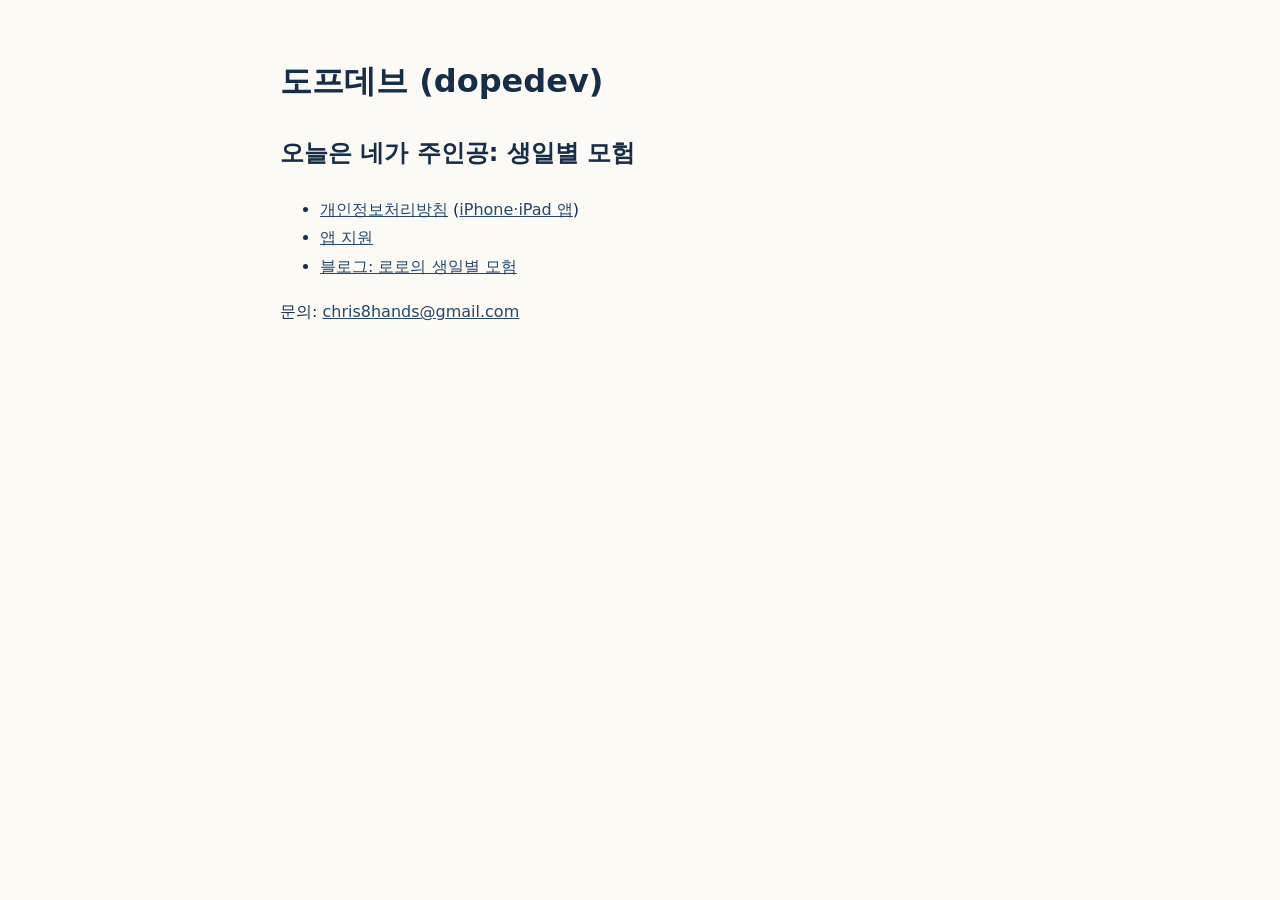
<file: index.html>
<!doctype html>
<html lang="ko">
<head>
<meta charset="utf-8">
<meta name="viewport" content="width=device-width, initial-scale=1">
<title>도프데브 (dopedev)</title>
<style>
  :root{color-scheme:light dark;--ink:#172e49;--paper:#fcfaf5;--accent:#25486b}
  @media (prefers-color-scheme:dark){:root{--ink:#eef0e9;--paper:#10253e;--accent:#ffce67}}
  body{margin:0;background:var(--paper);color:var(--ink);font-family:"Apple SD Gothic Neo","Malgun Gothic","Noto Sans KR",system-ui,sans-serif;line-height:1.8;word-break:keep-all}
  main{max-width:720px;margin:0 auto;padding:32px 16px 56px}
  a{color:var(--accent)}
</style>
</head>
<body>
<main>
<h1>도프데브 (dopedev)</h1>
<h2>오늘은 네가 주인공: 생일별 모험</h2>
<ul>
<li><a href="birthday-adventure/privacy.html">개인정보처리방침</a> (<a href="birthday-adventure/privacy.html#ios">iPhone·iPad 앱</a>)</li>
<li><a href="birthday-adventure/support.html">앱 지원</a></li>
<li><a href="birthday-adventure/blog/">블로그: 로로의 생일별 모험</a></li>
</ul>
<p>문의: <a href="mailto:chris8hands@gmail.com">chris8hands@gmail.com</a></p>
</main>
</body>
</html>
</file>
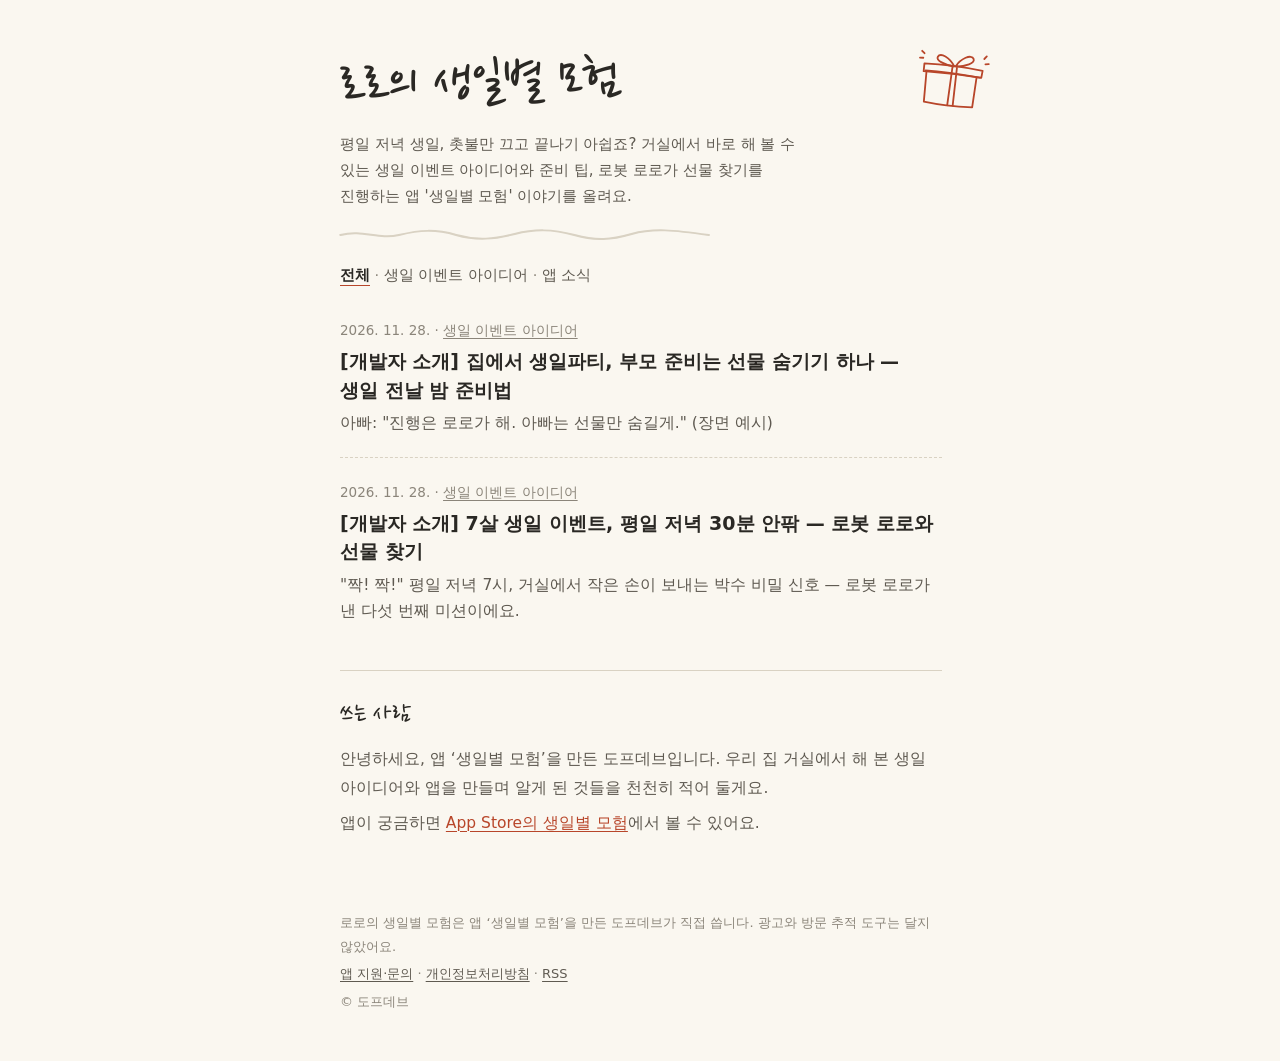
<file: birthday-adventure/blog/index.html>
<!doctype html>
<html lang="ko">
<head>
<meta charset="utf-8">
<meta name="viewport" content="width=device-width, initial-scale=1">
<title>로로의 생일별 모험</title>
<meta name="description" content="평일 저녁 생일, 촛불만 끄고 끝나기 아쉽죠? 거실에서 바로 해 볼 수 있는 생일 이벤트 아이디어와 준비 팁, 로봇 로로가 선물 찾기를 진행하는 앱 &#x27;생일별 모험&#x27; 이야기를 올려요.">
<link rel="canonical" href="https://chris8less.github.io/dopedev-legal/birthday-adventure/blog/">
<meta property="og:type" content="website">
<meta property="og:site_name" content="로로의 생일별 모험">
<meta property="og:locale" content="ko_KR">
<meta property="og:title" content="로로의 생일별 모험">
<meta property="og:description" content="평일 저녁 생일, 촛불만 끄고 끝나기 아쉽죠? 거실에서 바로 해 볼 수 있는 생일 이벤트 아이디어와 준비 팁, 로봇 로로가 선물 찾기를 진행하는 앱 &#x27;생일별 모험&#x27; 이야기를 올려요.">
<meta property="og:url" content="https://chris8less.github.io/dopedev-legal/birthday-adventure/blog/">
<meta name="twitter:card" content="summary">
<link rel="alternate" type="application/rss+xml" title="로로의 생일별 모험" href="https://chris8less.github.io/dopedev-legal/birthday-adventure/blog/feed.xml">
<link rel="preload" href="assets/nanum-pen.woff2" as="font" type="font/woff2" crossorigin>
<link rel="stylesheet" href="assets/blog.css">
<script type="application/ld+json">
{
 "@context": "https://schema.org",
 "@type": "Blog",
 "name": "로로의 생일별 모험",
 "description": "평일 저녁 생일, 촛불만 끄고 끝나기 아쉽죠? 거실에서 바로 해 볼 수 있는 생일 이벤트 아이디어와 준비 팁, 로봇 로로가 선물 찾기를 진행하는 앱 '생일별 모험' 이야기를 올려요.",
 "url": "https://chris8less.github.io/dopedev-legal/birthday-adventure/blog/",
 "inLanguage": "ko-KR",
 "publisher": {
  "@type": "Organization",
  "name": "도프데브",
  "url": "https://chris8less.github.io/dopedev-legal/"
 },
 "blogPost": [
  {
   "@type": "BlogPosting",
   "headline": "[개발자 소개] 집에서 생일파티, 부모 준비는 선물 숨기기 하나 — 생일 전날 밤 준비법",
   "url": "https://chris8less.github.io/dopedev-legal/birthday-adventure/blog/birthday-eve-hide-one-gift.html",
   "datePublished": "2026-11-28T09:30:00+09:00"
  },
  {
   "@type": "BlogPosting",
   "headline": "[개발자 소개] 7살 생일 이벤트, 평일 저녁 30분 안팎 — 로봇 로로와 선물 찾기",
   "url": "https://chris8less.github.io/dopedev-legal/birthday-adventure/blog/weeknight-7th-birthday.html",
   "datePublished": "2026-11-28T09:00:00+09:00"
  }
 ]
}
</script>
</head>
<body>
<header class="mast">
<svg class="sketch" viewBox="0 0 92 84" width="76" height="70" aria-hidden="true" focusable="false">
<g fill="none" stroke="currentColor" stroke-width="2.2" stroke-linecap="round" stroke-linejoin="round">
<path d="M13 35.5c21-1.2 45-.4 66.5.8M14.2 35.8l1.3 37.6c18 1.6 37.8 1.4 58.9-.2l.9-36.4"/>
<path d="M10.6 27.4c23.4-1.8 46.8-1.6 71 .4l-.6 8.6c-23.8-.9-47.6-.7-70.2.4z"/>
<path d="M44.8 27.9l-.7 46.3M50.3 28l.4 45.8"/>
<path d="M46.9 26.6c-6.5-9.8-18.7-15.4-21.2-9.3-2 5 9.4 8.6 20.6 9.4"/>
<path d="M48.6 26.4c4.4-10.4 17.3-17.6 20.4-11.7 2.6 5.1-8.6 10.3-19.8 11.9"/>
<path d="M6 12.5l3.2 2.6M4.4 21l4-.3M84.5 9.8l-2.6 3.4M88 18.6l-4 .8"/>
</g></svg>
<h1 class="name"><a href="index.html">로로의 생일별 모험</a></h1>
<p class="intro">평일 저녁 생일, 촛불만 끄고 끝나기 아쉽죠? 거실에서 바로 해 볼 수 있는 생일 이벤트 아이디어와 준비 팁, 로봇 로로가 선물 찾기를 진행하는 앱 &#x27;생일별 모험&#x27; 이야기를 올려요.</p>
<svg class="squiggle" viewBox="0 0 300 12" preserveAspectRatio="none" aria-hidden="true" focusable="false"><path d="M2 7c18-6 30 5 47 0s29-6 46 0 31 4 47-1 30-5 48 1 29 5 46-1 34-4 62 1" fill="none" stroke="currentColor" stroke-width="2" stroke-linecap="round"/></svg>
</header>
<main class="wrap">
<nav class="cats" aria-label="카테고리"><a href="index.html" aria-current="page">전체</a><span aria-hidden="true"> · </span><a href="category/birthday-ideas.html">생일 이벤트 아이디어</a><span aria-hidden="true"> · </span><a href="category/app-news.html">앱 소식</a></nav>
<ol class="posts" reversed>
<li>
<p class="when"><time datetime="2026-11-28">2026. 11. 28.</time> · <a href="category/birthday-ideas.html">생일 이벤트 아이디어</a></p>
<h2 class="t"><a href="birthday-eve-hide-one-gift.html">[개발자 소개] 집에서 생일파티, 부모 준비는 선물 숨기기 하나 — 생일 전날 밤 준비법</a></h2>
<p class="ex">아빠: &quot;진행은 로로가 해. 아빠는 선물만 숨길게.&quot; (장면 예시)</p>
</li>
<li>
<p class="when"><time datetime="2026-11-28">2026. 11. 28.</time> · <a href="category/birthday-ideas.html">생일 이벤트 아이디어</a></p>
<h2 class="t"><a href="weeknight-7th-birthday.html">[개발자 소개] 7살 생일 이벤트, 평일 저녁 30분 안팎 — 로봇 로로와 선물 찾기</a></h2>
<p class="ex">&quot;짝! 짝!&quot; 평일 저녁 7시, 거실에서 작은 손이 보내는 박수 비밀 신호 — 로봇 로로가 낸 다섯 번째 미션이에요.</p>
</li>
</ol>
<aside class="about">
<h2>쓰는 사람</h2>
<p>안녕하세요, 앱 ‘생일별 모험’을 만든 도프데브입니다. 우리 집 거실에서 해 본 생일 아이디어와 앱을 만들며 알게 된 것들을 천천히 적어 둘게요.</p>
<p>앱이 궁금하면 <a href="https://apps.apple.com/kr/app/id6838710536">App Store의 생일별 모험</a>에서 볼 수 있어요.</p>
</aside>
</main>
<footer class="foot">
<p>로로의 생일별 모험은 앱 ‘생일별 모험’을 만든 도프데브가 직접 씁니다. 광고와 방문 추적 도구는 달지 않았어요.</p>
<p><a href="../support.html">앱 지원·문의</a> · <a href="../privacy.html">개인정보처리방침</a> · <a href="https://chris8less.github.io/dopedev-legal/birthday-adventure/blog/feed.xml">RSS</a></p>
<p>© 도프데브</p>
</footer>
</body>
</html>
</file>
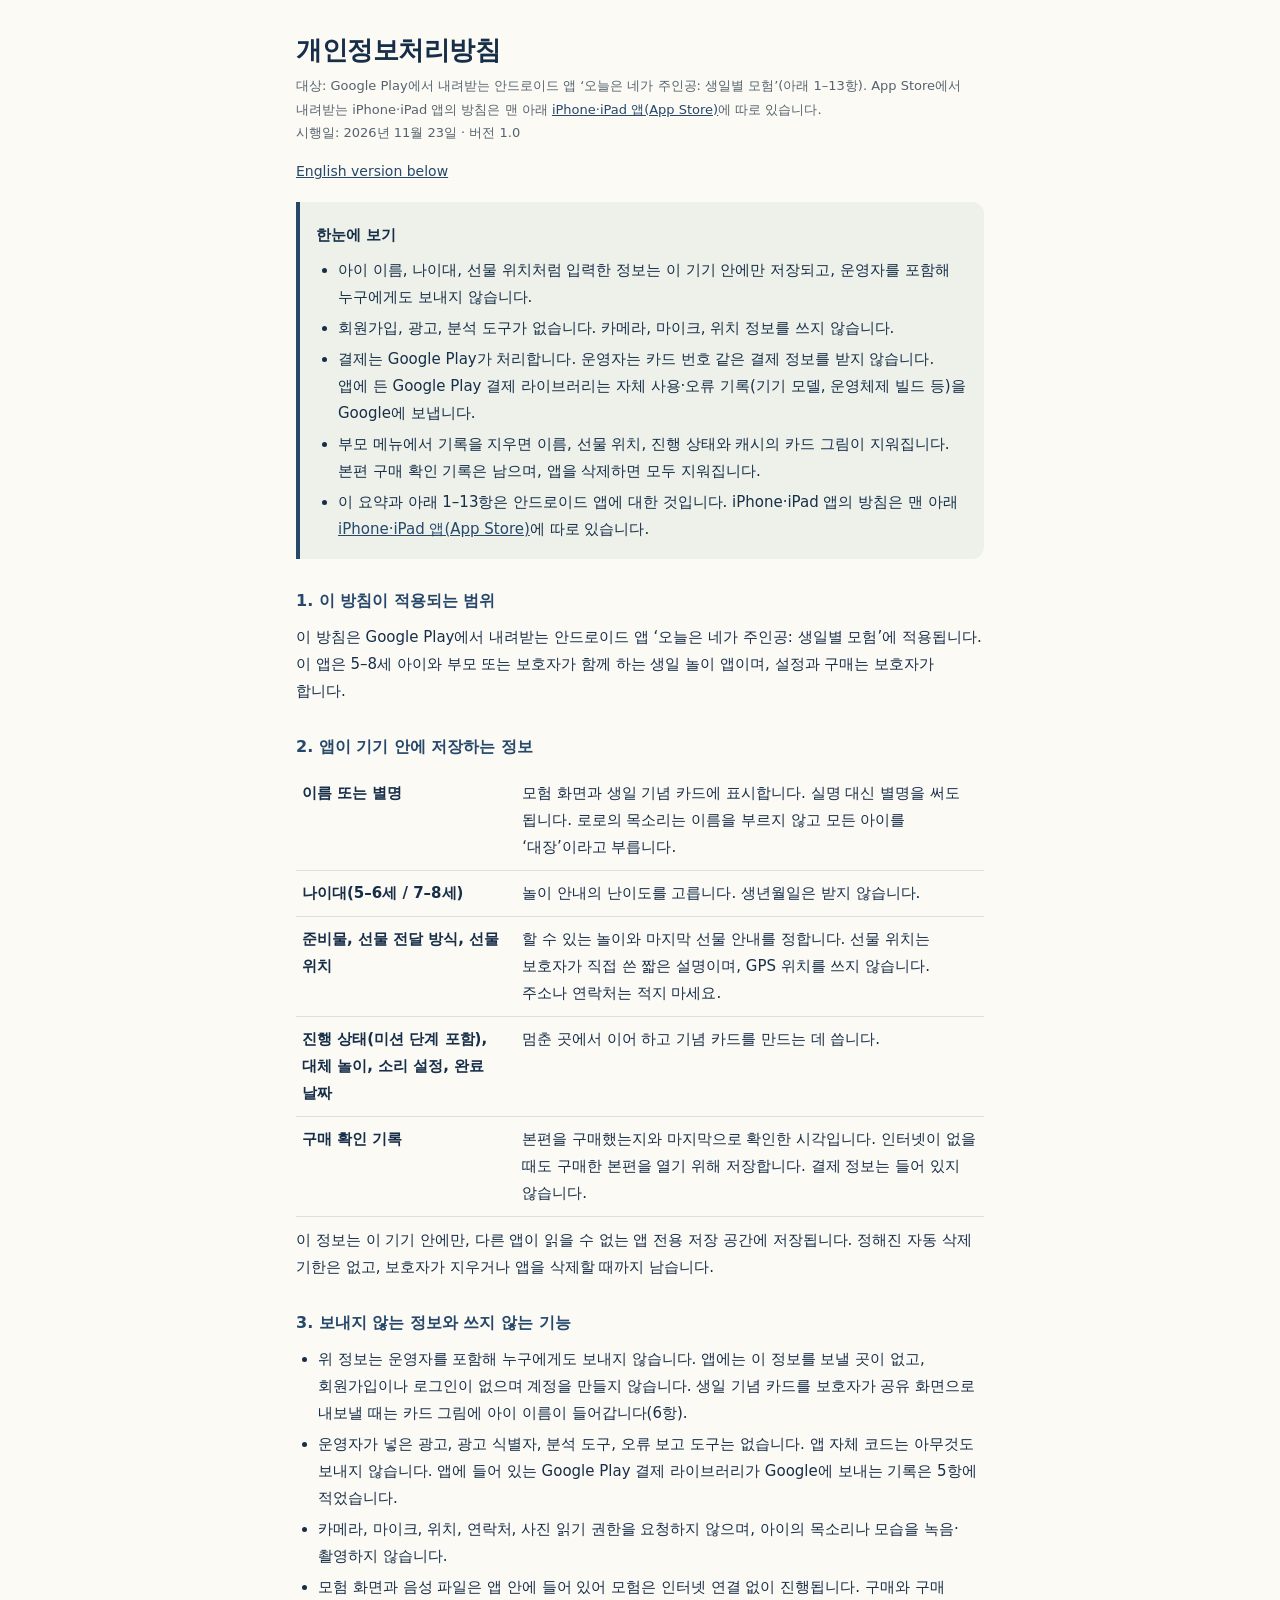
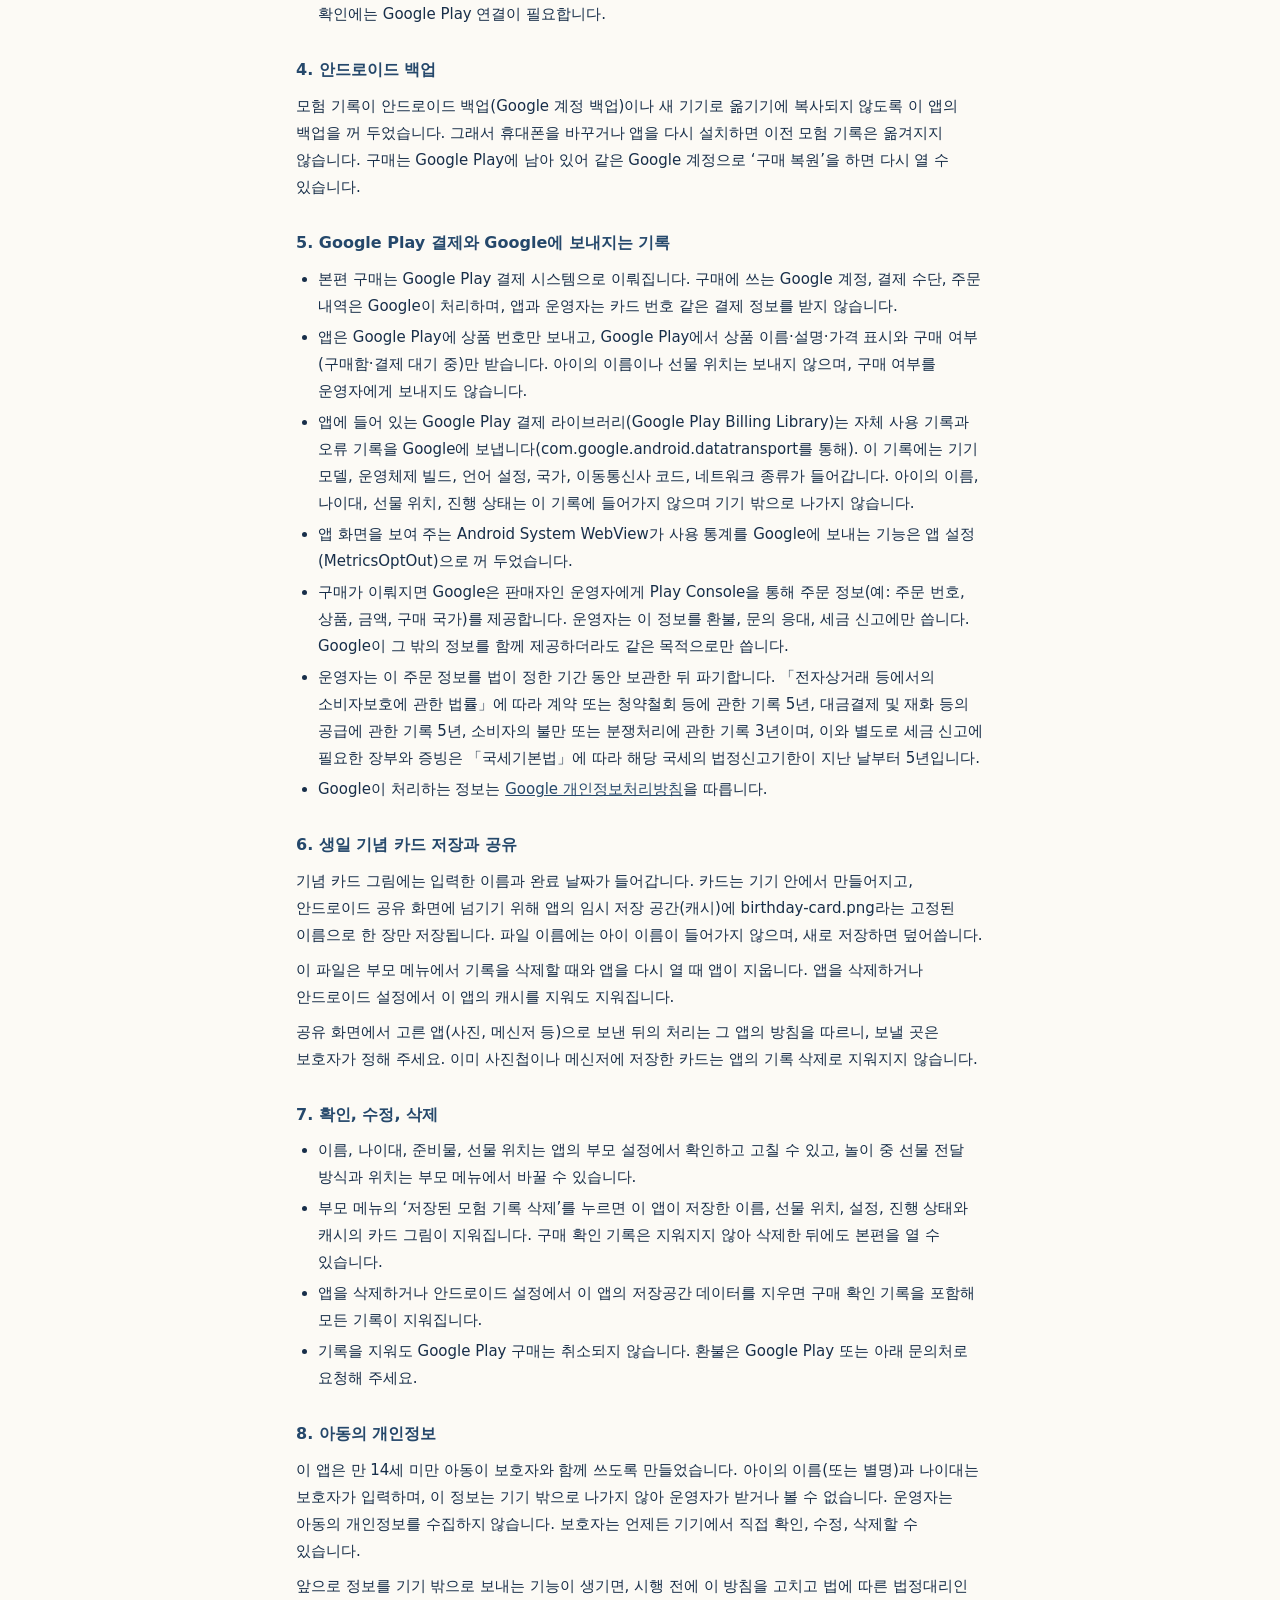
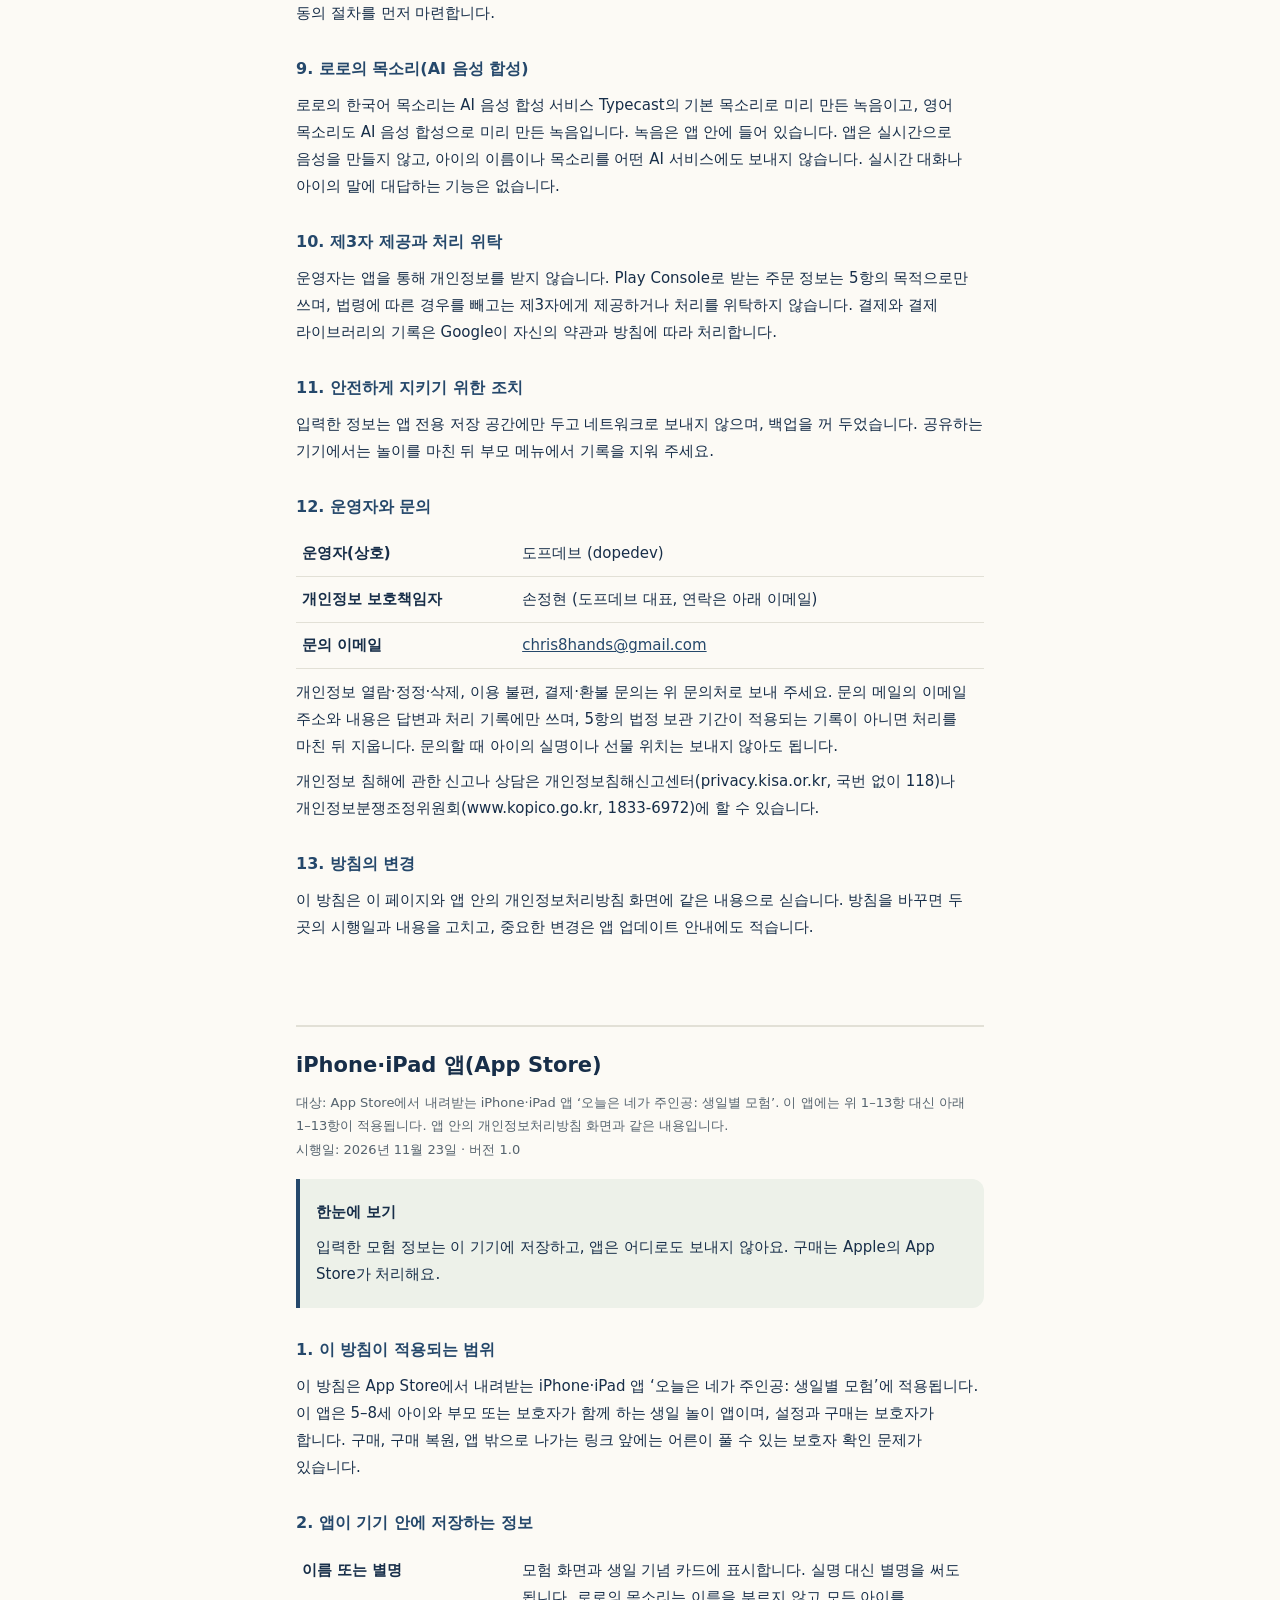
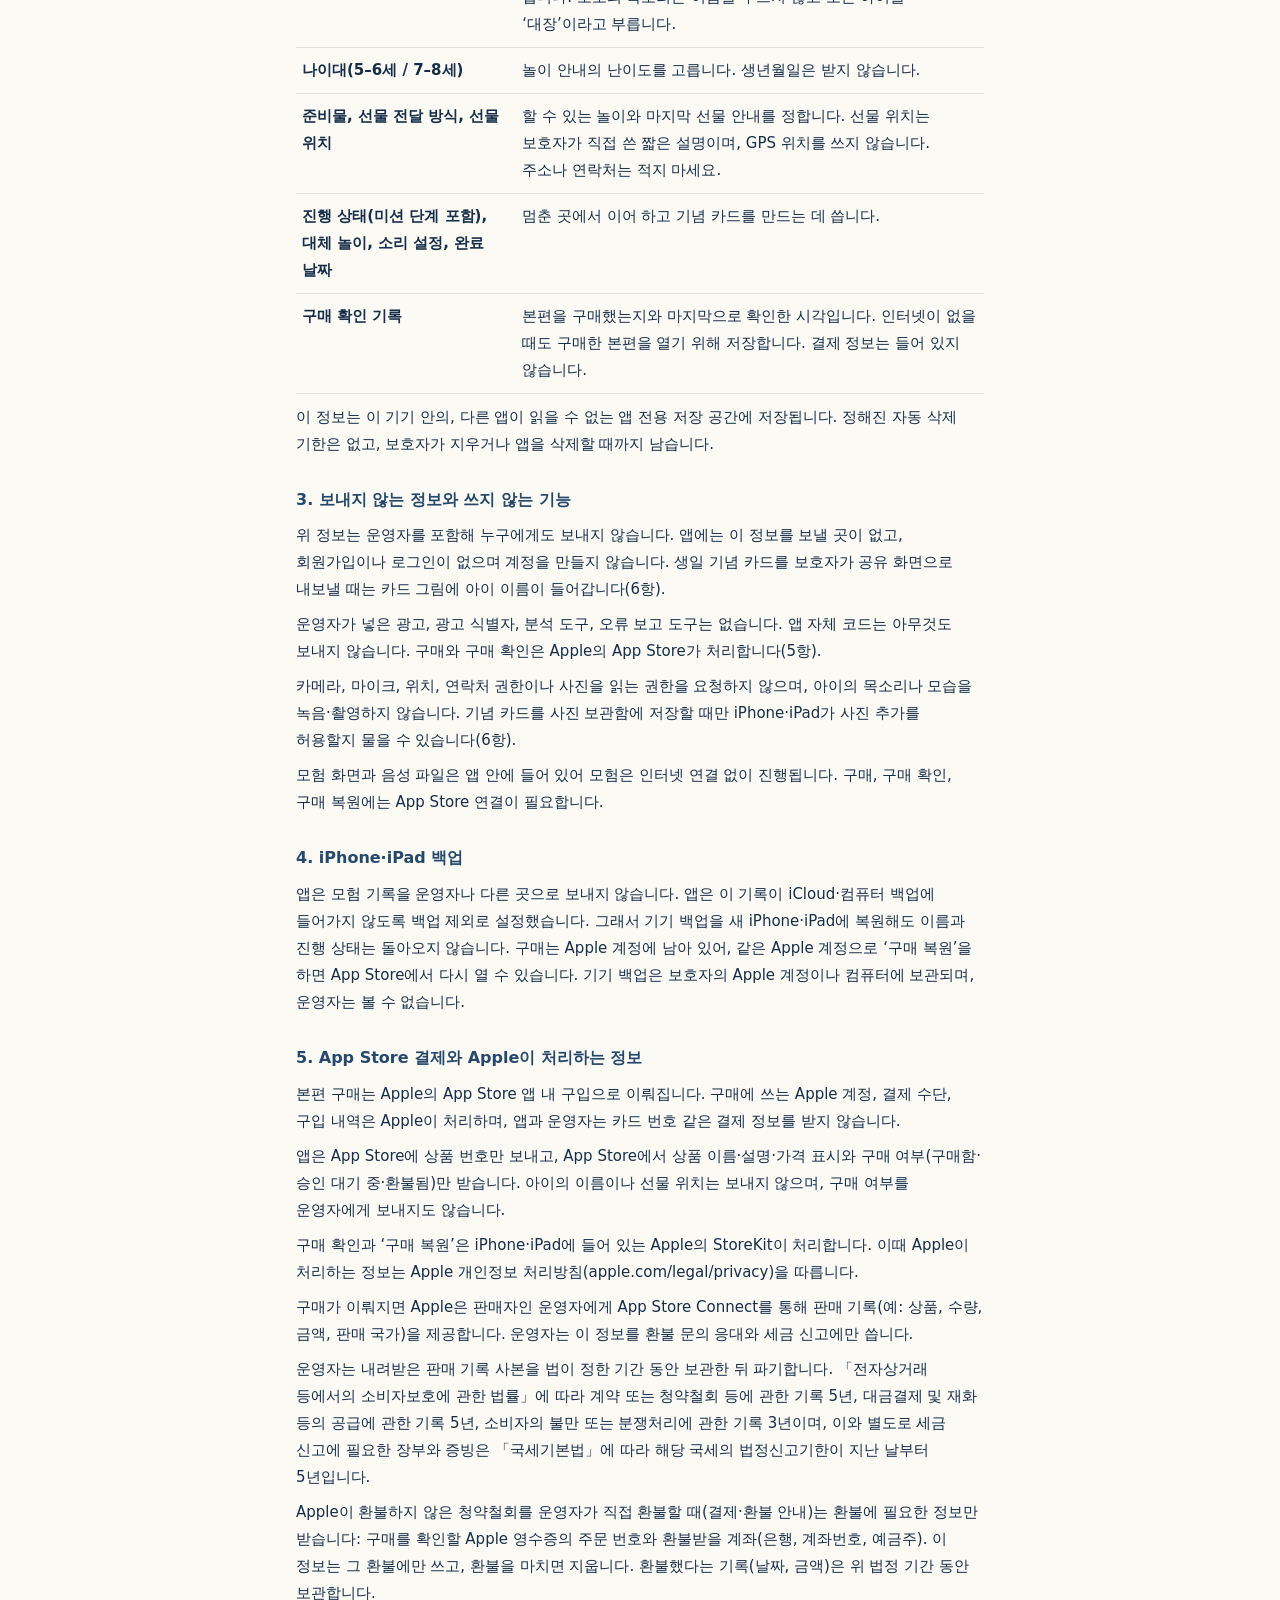
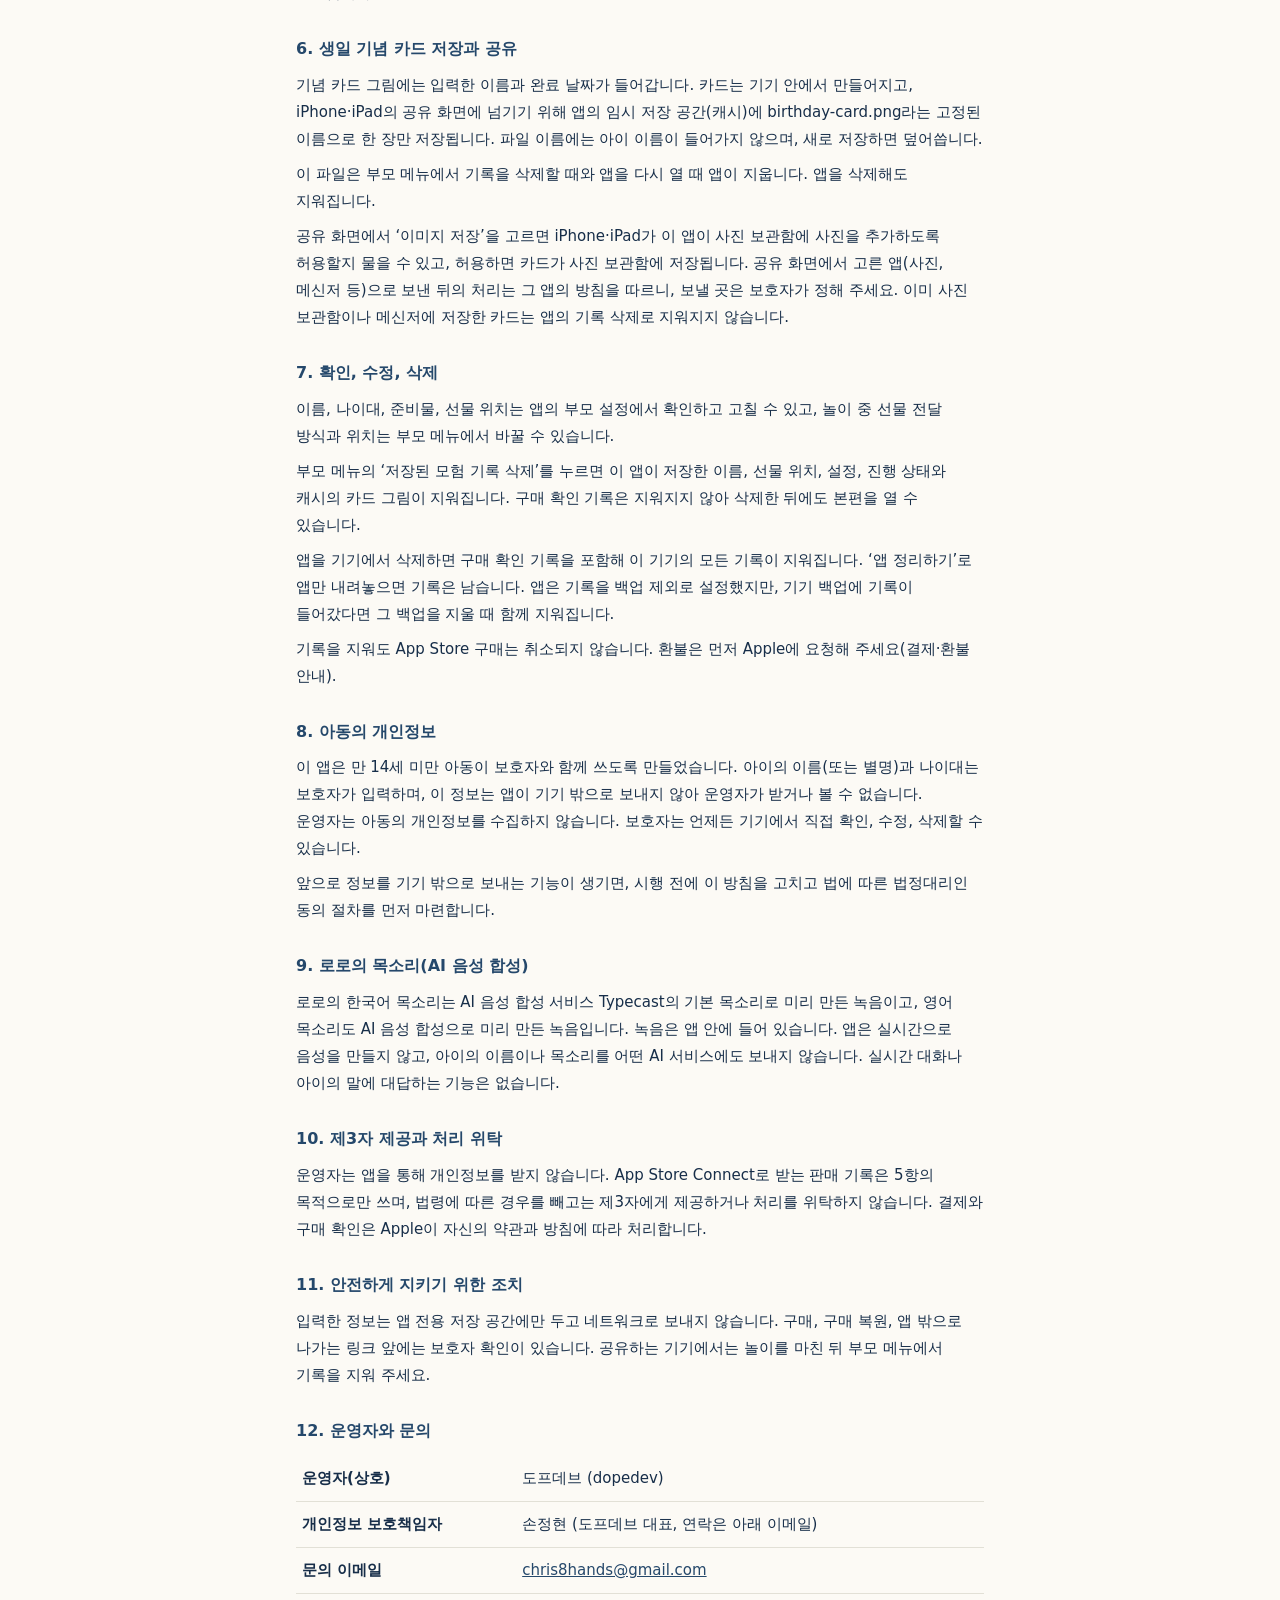
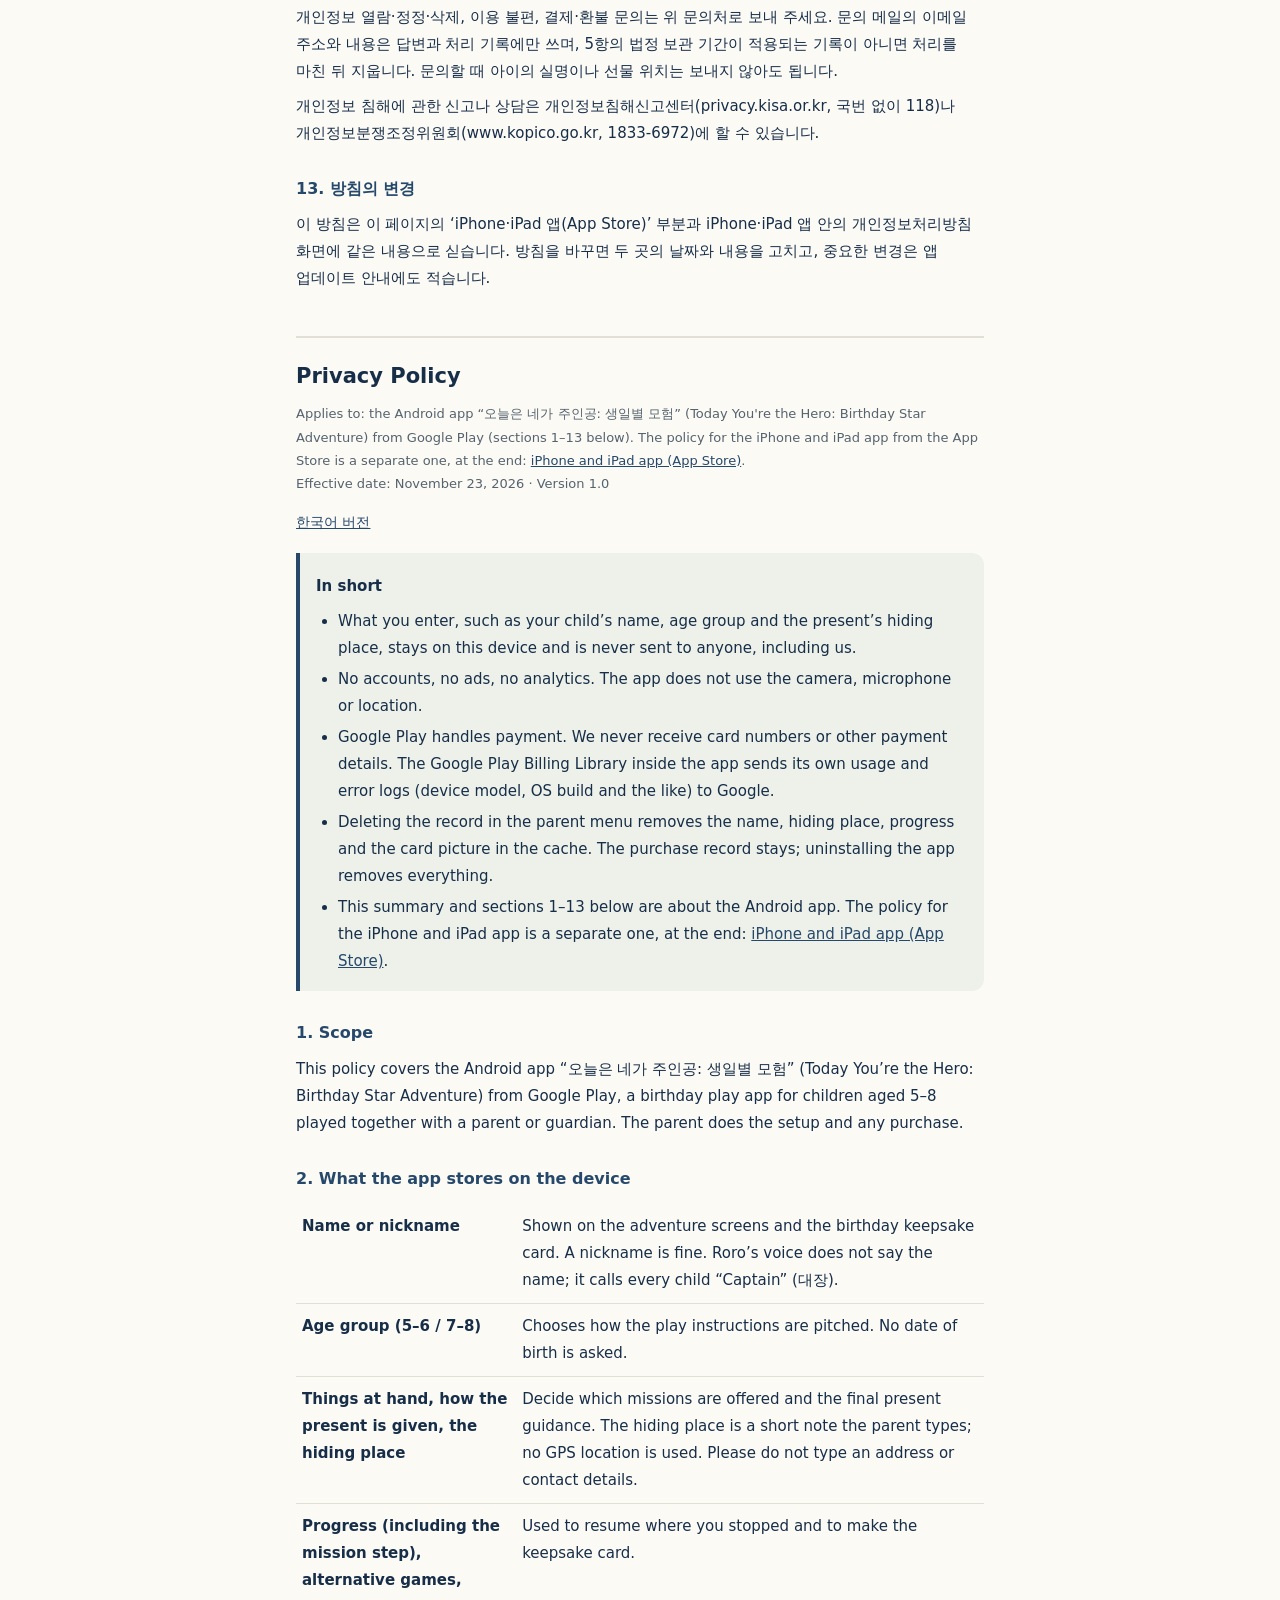
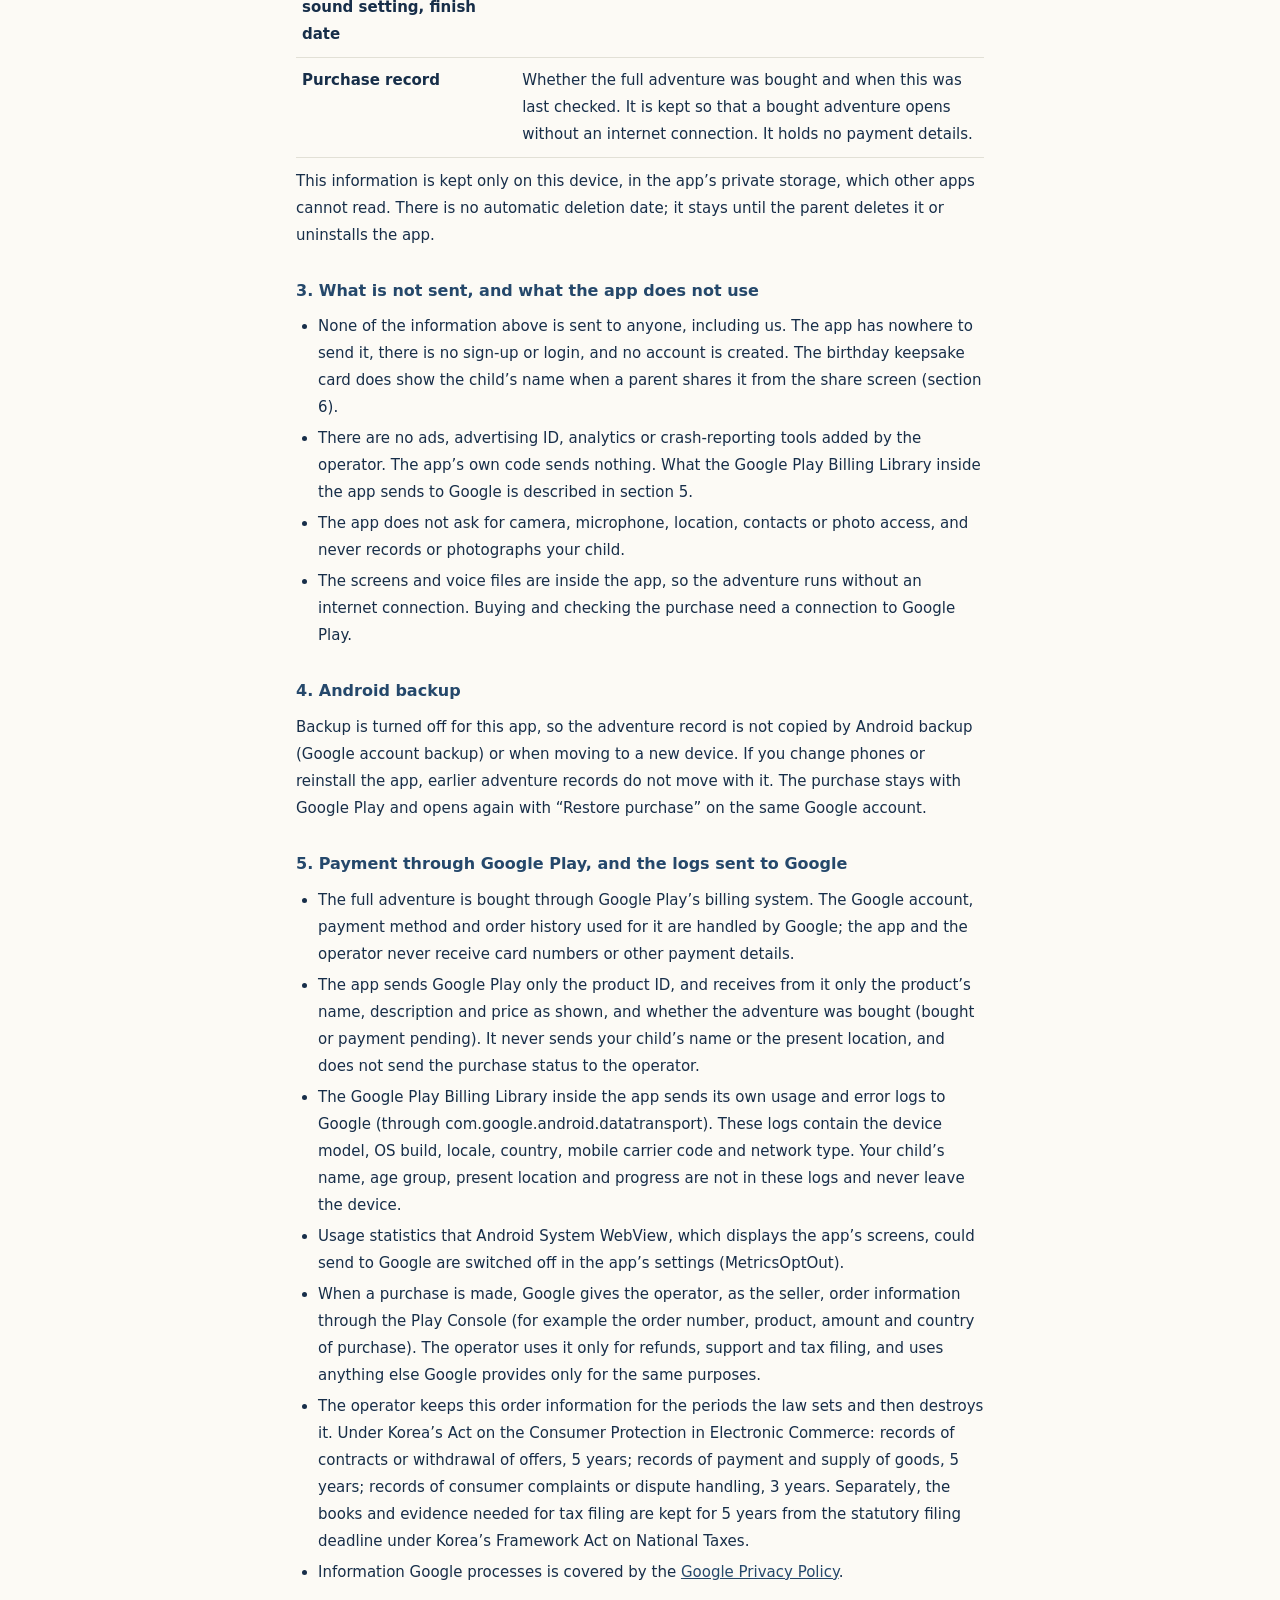
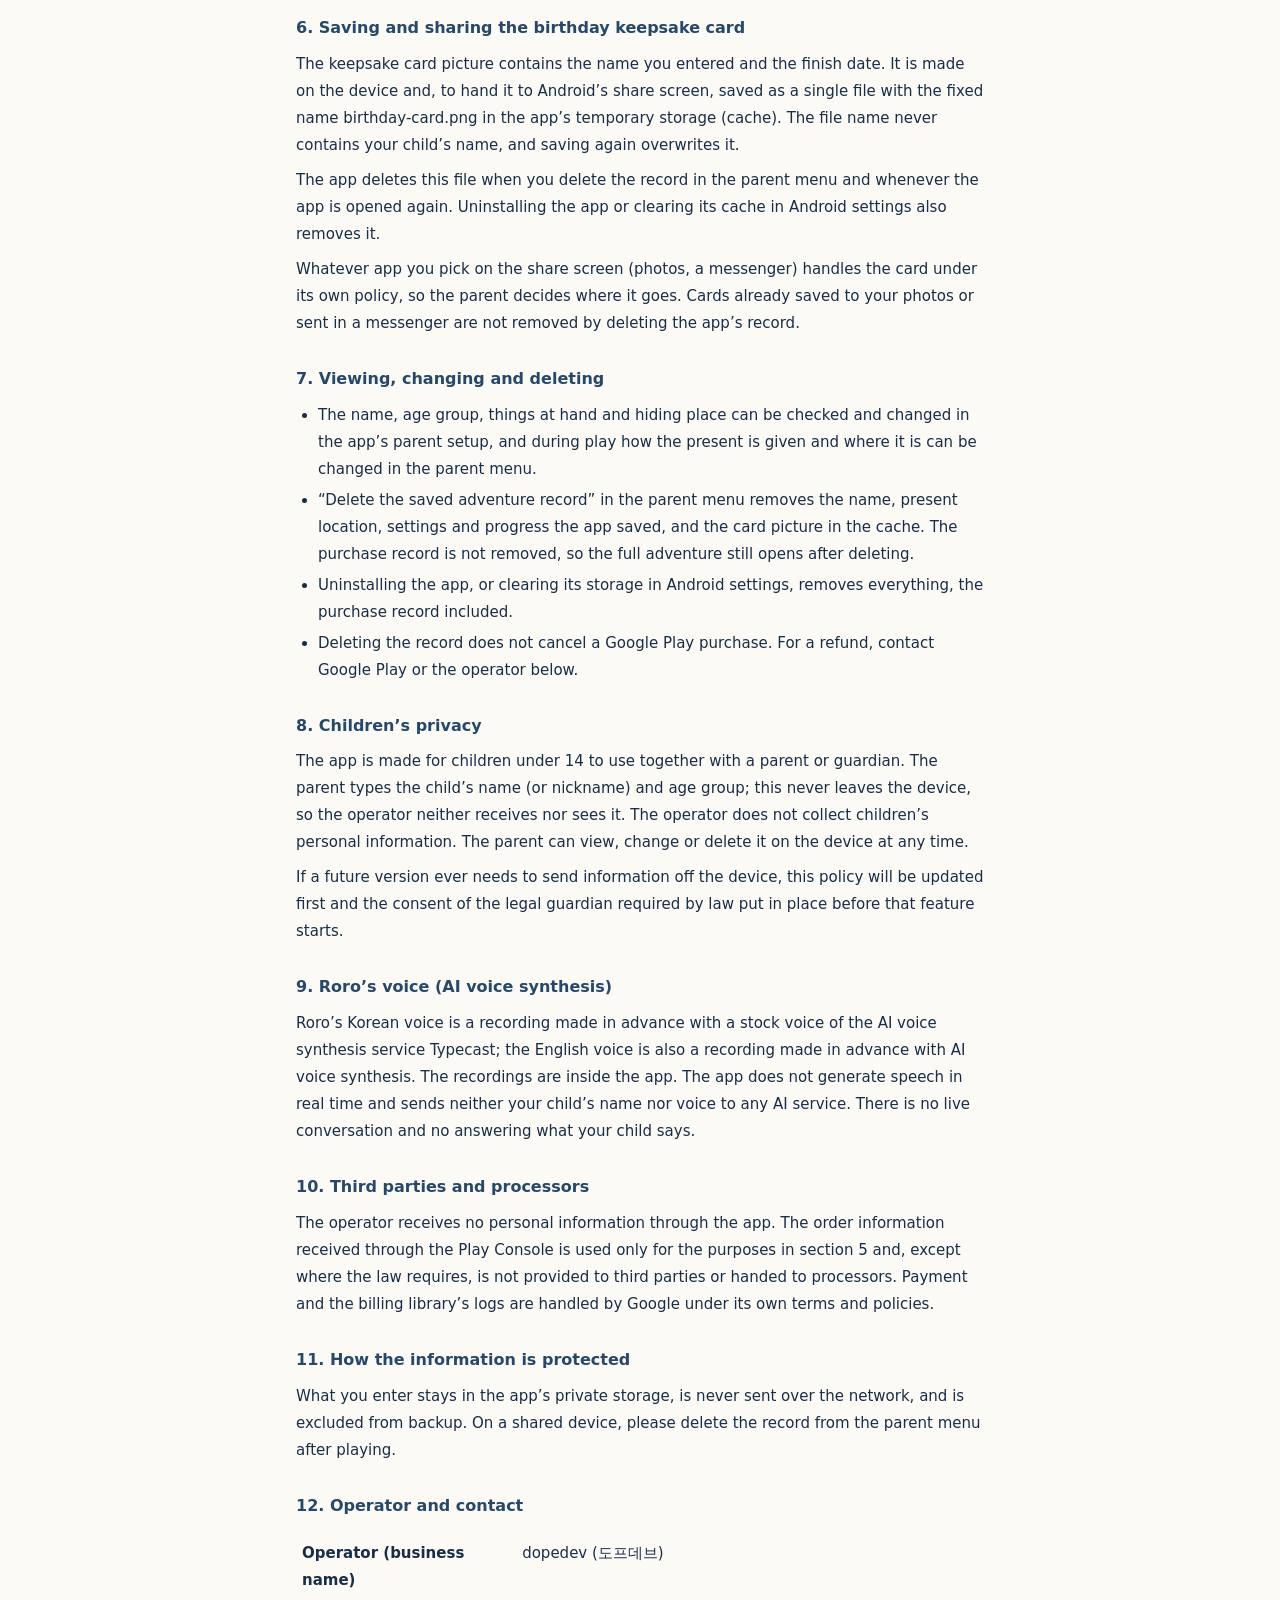
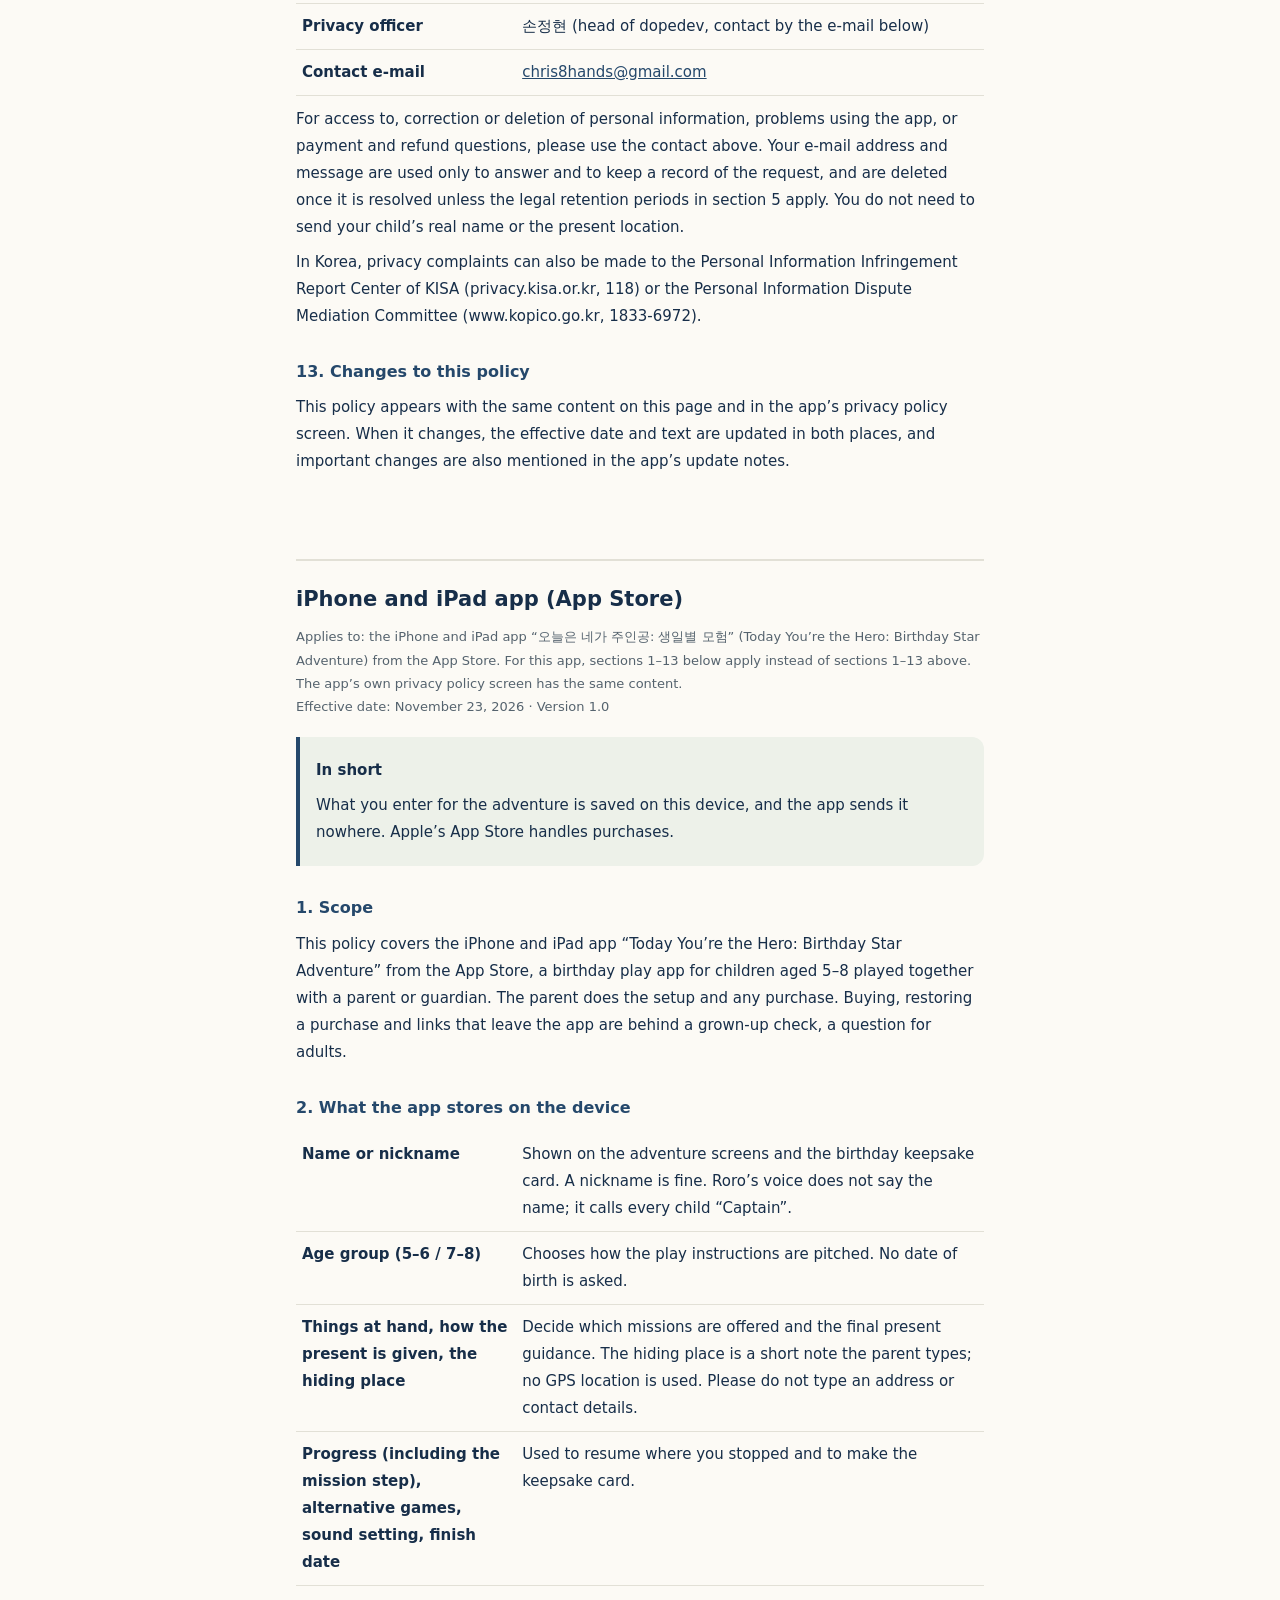
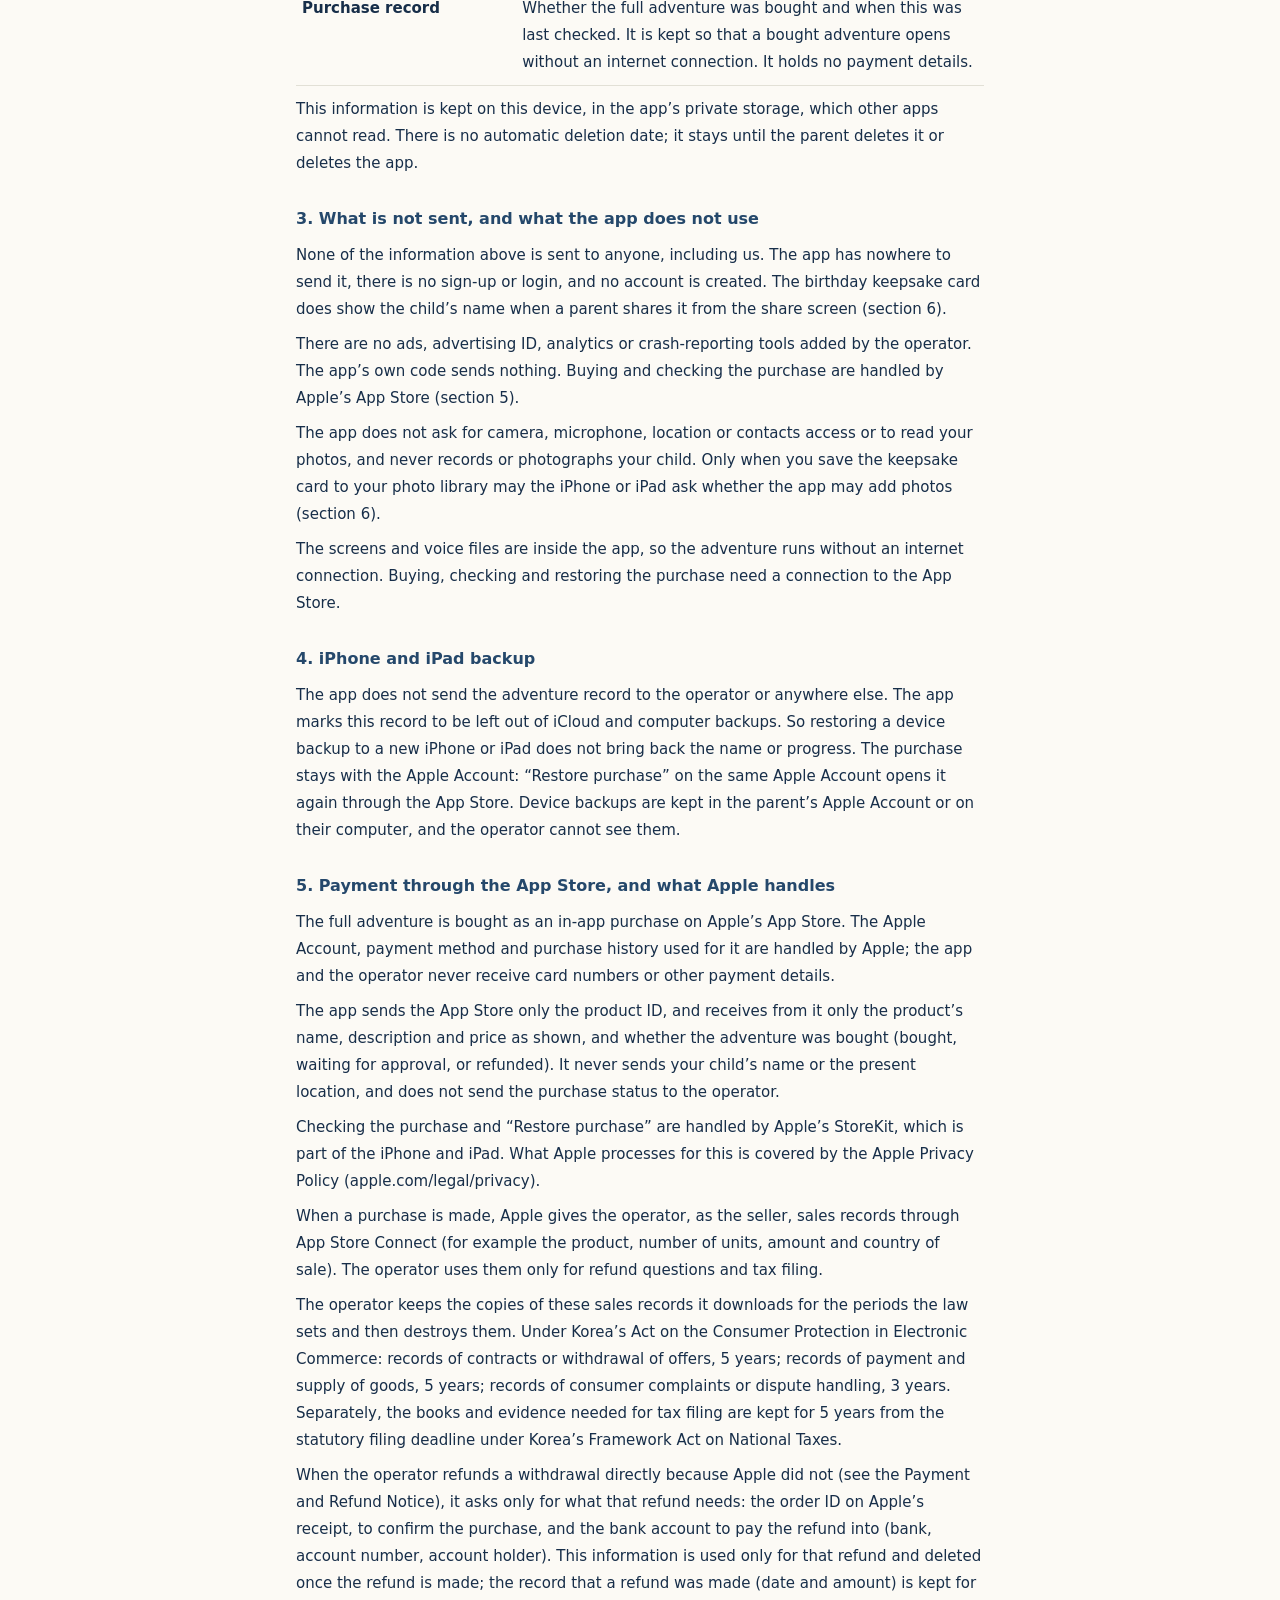
<file: birthday-adventure/privacy.html>
<!doctype html>
<html lang="ko">
<head>
<meta charset="utf-8">
<meta name="viewport" content="width=device-width, initial-scale=1">
<meta name="robots" content="index">
<title>개인정보처리방침 · 오늘은 네가 주인공 (Android, iPhone·iPad)</title>
<style>
  :root{color-scheme:light dark;--ink:#172e49;--muted:#55636e;--paper:#fcfaf5;--line:#e2e0d6;--accent:#25486b;--box:#edf1e9;--fillbg:#fff1b8;--fillink:#5c3d00;--fillline:#b7791f}
  @media (prefers-color-scheme:dark){:root{--ink:#eef0e9;--muted:#b4c0c9;--paper:#10253e;--line:#2c4560;--accent:#ffce67;--box:#173653;--fillbg:#5c4500;--fillink:#fff1c9;--fillline:#ffce67}}
  *{box-sizing:border-box}
  html{-webkit-text-size-adjust:100%}
  body{margin:0;background:var(--paper);color:var(--ink);font-family:"Apple SD Gothic Neo","Malgun Gothic","Noto Sans KR",system-ui,sans-serif;line-height:1.8;word-break:keep-all;overflow-wrap:anywhere}
  main{max-width:720px;margin:0 auto;padding:32px 16px 56px}
  h1{font-size:26px;line-height:1.4;margin:0 0 6px;letter-spacing:-.5px}
  h2{font-size:21px;margin:44px 0 6px;padding-top:20px;border-top:2px solid var(--line)}
  h3{font-size:16px;margin:28px 0 6px;color:var(--accent)}
  p,li,td,th{font-size:15px}
  p{margin:8px 0}
  ul{padding-left:22px;margin:8px 0}
  li{margin:4px 0}
  .meta{color:var(--muted);font-size:13px;margin:0}
  .lang-links{margin:14px 0 0;font-size:14px}
  .lang-links a{color:var(--accent)}
  a{color:var(--accent)}
  .summary{background:var(--box);border-left:4px solid var(--accent);border-radius:0 12px 12px 0;padding:12px 16px;margin:18px 0}
  .summary ul{margin:4px 0}
  table{width:100%;border-collapse:collapse;margin:10px 0}
  th,td{border-bottom:1px solid var(--line);padding:9px 6px;text-align:left;vertical-align:top}
  th{width:32%;font-weight:700}
  .fill{background:var(--fillbg);color:var(--fillink);border:1px dashed var(--fillline);border-radius:4px;padding:0 5px;font-weight:700}
  .apple{margin-top:36px;padding-top:4px}
  .draft-banner{background:var(--fillbg);color:var(--fillink);border:2px dashed var(--fillline);border-radius:10px;padding:10px 14px;font-size:14px;margin:0 0 20px}
  footer{margin-top:40px;color:var(--muted);font-size:13px}
</style>
</head>
<body>
<main>
<section lang="ko" id="ko">
<h1>개인정보처리방침</h1>
<p class="meta">대상: Google Play에서 내려받는 안드로이드 앱 ‘오늘은 네가 주인공: 생일별 모험’(아래 1–13항). App Store에서 내려받는 iPhone·iPad 앱의 방침은 맨 아래 <a href="#ios">iPhone·iPad 앱(App Store)</a>에 따로 있습니다.</p>
<p class="meta">시행일: 2026년 11월 23일 · 버전 1.0</p>
<p class="lang-links"><a href="#en">English version below</a></p>

<div class="summary">
<p><strong>한눈에 보기</strong></p>
<ul>
<li>아이 이름, 나이대, 선물 위치처럼 입력한 정보는 이 기기 안에만 저장되고, 운영자를 포함해 누구에게도 보내지 않습니다.</li>
<li>회원가입, 광고, 분석 도구가 없습니다. 카메라, 마이크, 위치 정보를 쓰지 않습니다.</li>
<li>결제는 Google Play가 처리합니다. 운영자는 카드 번호 같은 결제 정보를 받지 않습니다. 앱에 든 Google Play 결제 라이브러리는 자체 사용·오류 기록(기기 모델, 운영체제 빌드 등)을 Google에 보냅니다.</li>
<li>부모 메뉴에서 기록을 지우면 이름, 선물 위치, 진행 상태와 캐시의 카드 그림이 지워집니다. 본편 구매 확인 기록은 남으며, 앱을 삭제하면 모두 지워집니다.</li>
<li>이 요약과 아래 1–13항은 안드로이드 앱에 대한 것입니다. iPhone·iPad 앱의 방침은 맨 아래 <a href="#ios">iPhone·iPad 앱(App Store)</a>에 따로 있습니다.</li>
</ul>
</div>

<h3>1. 이 방침이 적용되는 범위</h3>
<p>이 방침은 Google Play에서 내려받는 안드로이드 앱 ‘오늘은 네가 주인공: 생일별 모험’에 적용됩니다. 이 앱은 5–8세 아이와 부모 또는 보호자가 함께 하는 생일 놀이 앱이며, 설정과 구매는 보호자가 합니다.</p>

<h3>2. 앱이 기기 안에 저장하는 정보</h3>
<table>
<tr><th>이름 또는 별명</th><td>모험 화면과 생일 기념 카드에 표시합니다. 실명 대신 별명을 써도 됩니다. 로로의 목소리는 이름을 부르지 않고 모든 아이를 ‘대장’이라고 부릅니다.</td></tr>
<tr><th>나이대(5–6세 / 7–8세)</th><td>놀이 안내의 난이도를 고릅니다. 생년월일은 받지 않습니다.</td></tr>
<tr><th>준비물, 선물 전달 방식, 선물 위치</th><td>할 수 있는 놀이와 마지막 선물 안내를 정합니다. 선물 위치는 보호자가 직접 쓴 짧은 설명이며, GPS 위치를 쓰지 않습니다. 주소나 연락처는 적지 마세요.</td></tr>
<tr><th>진행 상태(미션 단계 포함), 대체 놀이, 소리 설정, 완료 날짜</th><td>멈춘 곳에서 이어 하고 기념 카드를 만드는 데 씁니다.</td></tr>
<tr><th>구매 확인 기록</th><td>본편을 구매했는지와 마지막으로 확인한 시각입니다. 인터넷이 없을 때도 구매한 본편을 열기 위해 저장합니다. 결제 정보는 들어 있지 않습니다.</td></tr>
</table>
<p>이 정보는 이 기기 안에만, 다른 앱이 읽을 수 없는 앱 전용 저장 공간에 저장됩니다. 정해진 자동 삭제 기한은 없고, 보호자가 지우거나 앱을 삭제할 때까지 남습니다.</p>

<h3>3. 보내지 않는 정보와 쓰지 않는 기능</h3>
<ul>
<li>위 정보는 운영자를 포함해 누구에게도 보내지 않습니다. 앱에는 이 정보를 보낼 곳이 없고, 회원가입이나 로그인이 없으며 계정을 만들지 않습니다. 생일 기념 카드를 보호자가 공유 화면으로 내보낼 때는 카드 그림에 아이 이름이 들어갑니다(6항).</li>
<li>운영자가 넣은 광고, 광고 식별자, 분석 도구, 오류 보고 도구는 없습니다. 앱 자체 코드는 아무것도 보내지 않습니다. 앱에 들어 있는 Google Play 결제 라이브러리가 Google에 보내는 기록은 5항에 적었습니다.</li>
<li>카메라, 마이크, 위치, 연락처, 사진 읽기 권한을 요청하지 않으며, 아이의 목소리나 모습을 녹음·촬영하지 않습니다.</li>
<li>모험 화면과 음성 파일은 앱 안에 들어 있어 모험은 인터넷 연결 없이 진행됩니다. 구매와 구매 확인에는 Google Play 연결이 필요합니다.</li>
</ul>

<h3>4. 안드로이드 백업</h3>
<p>모험 기록이 안드로이드 백업(Google 계정 백업)이나 새 기기로 옮기기에 복사되지 않도록 이 앱의 백업을 꺼 두었습니다. 그래서 휴대폰을 바꾸거나 앱을 다시 설치하면 이전 모험 기록은 옮겨지지 않습니다. 구매는 Google Play에 남아 있어 같은 Google 계정으로 ‘구매 복원’을 하면 다시 열 수 있습니다.</p>

<h3>5. Google Play 결제와 Google에 보내지는 기록</h3>
<ul>
<li>본편 구매는 Google Play 결제 시스템으로 이뤄집니다. 구매에 쓰는 Google 계정, 결제 수단, 주문 내역은 Google이 처리하며, 앱과 운영자는 카드 번호 같은 결제 정보를 받지 않습니다.</li>
<li>앱은 Google Play에 상품 번호만 보내고, Google Play에서 상품 이름·설명·가격 표시와 구매 여부(구매함·결제 대기 중)만 받습니다. 아이의 이름이나 선물 위치는 보내지 않으며, 구매 여부를 운영자에게 보내지도 않습니다.</li>
<li>앱에 들어 있는 Google Play 결제 라이브러리(Google Play Billing Library)는 자체 사용 기록과 오류 기록을 Google에 보냅니다(com.google.android.datatransport를 통해). 이 기록에는 기기 모델, 운영체제 빌드, 언어 설정, 국가, 이동통신사 코드, 네트워크 종류가 들어갑니다. 아이의 이름, 나이대, 선물 위치, 진행 상태는 이 기록에 들어가지 않으며 기기 밖으로 나가지 않습니다.</li>
<li>앱 화면을 보여 주는 Android System WebView가 사용 통계를 Google에 보내는 기능은 앱 설정(MetricsOptOut)으로 꺼 두었습니다.</li>
<li>구매가 이뤄지면 Google은 판매자인 운영자에게 Play Console을 통해 주문 정보(예: 주문 번호, 상품, 금액, 구매 국가)를 제공합니다. 운영자는 이 정보를 환불, 문의 응대, 세금 신고에만 씁니다. Google이 그 밖의 정보를 함께 제공하더라도 같은 목적으로만 씁니다.</li>
<li>운영자는 이 주문 정보를 법이 정한 기간 동안 보관한 뒤 파기합니다. 「전자상거래 등에서의 소비자보호에 관한 법률」에 따라 계약 또는 청약철회 등에 관한 기록 5년, 대금결제 및 재화 등의 공급에 관한 기록 5년, 소비자의 불만 또는 분쟁처리에 관한 기록 3년이며, 이와 별도로 세금 신고에 필요한 장부와 증빙은 「국세기본법」에 따라 해당 국세의 법정신고기한이 지난 날부터 5년입니다.</li>
<li>Google이 처리하는 정보는 <a href="https://policies.google.com/privacy">Google 개인정보처리방침</a>을 따릅니다.</li>
</ul>

<h3>6. 생일 기념 카드 저장과 공유</h3>
<p>기념 카드 그림에는 입력한 이름과 완료 날짜가 들어갑니다. 카드는 기기 안에서 만들어지고, 안드로이드 공유 화면에 넘기기 위해 앱의 임시 저장 공간(캐시)에 birthday-card.png라는 고정된 이름으로 한 장만 저장됩니다. 파일 이름에는 아이 이름이 들어가지 않으며, 새로 저장하면 덮어씁니다.</p>
<p>이 파일은 부모 메뉴에서 기록을 삭제할 때와 앱을 다시 열 때 앱이 지웁니다. 앱을 삭제하거나 안드로이드 설정에서 이 앱의 캐시를 지워도 지워집니다.</p>
<p>공유 화면에서 고른 앱(사진, 메신저 등)으로 보낸 뒤의 처리는 그 앱의 방침을 따르니, 보낼 곳은 보호자가 정해 주세요. 이미 사진첩이나 메신저에 저장한 카드는 앱의 기록 삭제로 지워지지 않습니다.</p>

<h3>7. 확인, 수정, 삭제</h3>
<ul>
<li>이름, 나이대, 준비물, 선물 위치는 앱의 부모 설정에서 확인하고 고칠 수 있고, 놀이 중 선물 전달 방식과 위치는 부모 메뉴에서 바꿀 수 있습니다.</li>
<li>부모 메뉴의 ‘저장된 모험 기록 삭제’를 누르면 이 앱이 저장한 이름, 선물 위치, 설정, 진행 상태와 캐시의 카드 그림이 지워집니다. 구매 확인 기록은 지워지지 않아 삭제한 뒤에도 본편을 열 수 있습니다.</li>
<li>앱을 삭제하거나 안드로이드 설정에서 이 앱의 저장공간 데이터를 지우면 구매 확인 기록을 포함해 모든 기록이 지워집니다.</li>
<li>기록을 지워도 Google Play 구매는 취소되지 않습니다. 환불은 Google Play 또는 아래 문의처로 요청해 주세요.</li>
</ul>

<h3>8. 아동의 개인정보</h3>
<p>이 앱은 만 14세 미만 아동이 보호자와 함께 쓰도록 만들었습니다. 아이의 이름(또는 별명)과 나이대는 보호자가 입력하며, 이 정보는 기기 밖으로 나가지 않아 운영자가 받거나 볼 수 없습니다. 운영자는 아동의 개인정보를 수집하지 않습니다. 보호자는 언제든 기기에서 직접 확인, 수정, 삭제할 수 있습니다.</p>
<p>앞으로 정보를 기기 밖으로 보내는 기능이 생기면, 시행 전에 이 방침을 고치고 법에 따른 법정대리인 동의 절차를 먼저 마련합니다.</p>

<h3>9. 로로의 목소리(AI 음성 합성)</h3>
<p>로로의 한국어 목소리는 AI 음성 합성 서비스 Typecast의 기본 목소리로 미리 만든 녹음이고, 영어 목소리도 AI 음성 합성으로 미리 만든 녹음입니다. 녹음은 앱 안에 들어 있습니다. 앱은 실시간으로 음성을 만들지 않고, 아이의 이름이나 목소리를 어떤 AI 서비스에도 보내지 않습니다. 실시간 대화나 아이의 말에 대답하는 기능은 없습니다.</p>

<h3>10. 제3자 제공과 처리 위탁</h3>
<p>운영자는 앱을 통해 개인정보를 받지 않습니다. Play Console로 받는 주문 정보는 5항의 목적으로만 쓰며, 법령에 따른 경우를 빼고는 제3자에게 제공하거나 처리를 위탁하지 않습니다. 결제와 결제 라이브러리의 기록은 Google이 자신의 약관과 방침에 따라 처리합니다.</p>

<h3>11. 안전하게 지키기 위한 조치</h3>
<p>입력한 정보는 앱 전용 저장 공간에만 두고 네트워크로 보내지 않으며, 백업을 꺼 두었습니다. 공유하는 기기에서는 놀이를 마친 뒤 부모 메뉴에서 기록을 지워 주세요.</p>

<h3>12. 운영자와 문의</h3>
<table>
<tr><th>운영자(상호)</th><td>도프데브 (dopedev)</td></tr>
<tr><th>개인정보 보호책임자</th><td>손정현 (도프데브 대표, 연락은 아래 이메일)</td></tr>
<tr><th>문의 이메일</th><td><a href="mailto:chris8hands@gmail.com">chris8hands@gmail.com</a></td></tr>
</table>
<p>개인정보 열람·정정·삭제, 이용 불편, 결제·환불 문의는 위 문의처로 보내 주세요. 문의 메일의 이메일 주소와 내용은 답변과 처리 기록에만 쓰며, 5항의 법정 보관 기간이 적용되는 기록이 아니면 처리를 마친 뒤 지웁니다. 문의할 때 아이의 실명이나 선물 위치는 보내지 않아도 됩니다.</p>
<p>개인정보 침해에 관한 신고나 상담은 개인정보침해신고센터(privacy.kisa.or.kr, 국번 없이 118)나 개인정보분쟁조정위원회(www.kopico.go.kr, 1833-6972)에 할 수 있습니다.</p>

<h3>13. 방침의 변경</h3>
<p>이 방침은 이 페이지와 앱 안의 개인정보처리방침 화면에 같은 내용으로 싣습니다. 방침을 바꾸면 두 곳의 시행일과 내용을 고치고, 중요한 변경은 앱 업데이트 안내에도 적습니다.</p>
<div class="apple" id="ios">
<h2>iPhone·iPad 앱(App Store)</h2>
<p class="meta">대상: App Store에서 내려받는 iPhone·iPad 앱 ‘오늘은 네가 주인공: 생일별 모험’. 이 앱에는 위 1–13항 대신 아래 1–13항이 적용됩니다. 앱 안의 개인정보처리방침 화면과 같은 내용입니다.</p>
<p class="meta">시행일: 2026년 11월 23일 · 버전 1.0</p>
<div class="summary">
<p><strong>한눈에 보기</strong></p>
<p>입력한 모험 정보는 이 기기에 저장하고, 앱은 어디로도 보내지 않아요. 구매는 Apple의 App Store가 처리해요.</p>
</div>

<h3>1. 이 방침이 적용되는 범위</h3>
<p>이 방침은 App Store에서 내려받는 iPhone·iPad 앱 ‘오늘은 네가 주인공: 생일별 모험’에 적용됩니다. 이 앱은 5–8세 아이와 부모 또는 보호자가 함께 하는 생일 놀이 앱이며, 설정과 구매는 보호자가 합니다. 구매, 구매 복원, 앱 밖으로 나가는 링크 앞에는 어른이 풀 수 있는 보호자 확인 문제가 있습니다.</p>

<h3>2. 앱이 기기 안에 저장하는 정보</h3>
<table>
<tr><th>이름 또는 별명</th><td>모험 화면과 생일 기념 카드에 표시합니다. 실명 대신 별명을 써도 됩니다. 로로의 목소리는 이름을 부르지 않고 모든 아이를 ‘대장’이라고 부릅니다.</td></tr>
<tr><th>나이대(5–6세 / 7–8세)</th><td>놀이 안내의 난이도를 고릅니다. 생년월일은 받지 않습니다.</td></tr>
<tr><th>준비물, 선물 전달 방식, 선물 위치</th><td>할 수 있는 놀이와 마지막 선물 안내를 정합니다. 선물 위치는 보호자가 직접 쓴 짧은 설명이며, GPS 위치를 쓰지 않습니다. 주소나 연락처는 적지 마세요.</td></tr>
<tr><th>진행 상태(미션 단계 포함), 대체 놀이, 소리 설정, 완료 날짜</th><td>멈춘 곳에서 이어 하고 기념 카드를 만드는 데 씁니다.</td></tr>
<tr><th>구매 확인 기록</th><td>본편을 구매했는지와 마지막으로 확인한 시각입니다. 인터넷이 없을 때도 구매한 본편을 열기 위해 저장합니다. 결제 정보는 들어 있지 않습니다.</td></tr>
</table>
<p>이 정보는 이 기기 안의, 다른 앱이 읽을 수 없는 앱 전용 저장 공간에 저장됩니다. 정해진 자동 삭제 기한은 없고, 보호자가 지우거나 앱을 삭제할 때까지 남습니다.</p>

<h3>3. 보내지 않는 정보와 쓰지 않는 기능</h3>
<p>위 정보는 운영자를 포함해 누구에게도 보내지 않습니다. 앱에는 이 정보를 보낼 곳이 없고, 회원가입이나 로그인이 없으며 계정을 만들지 않습니다. 생일 기념 카드를 보호자가 공유 화면으로 내보낼 때는 카드 그림에 아이 이름이 들어갑니다(6항).</p>
<p>운영자가 넣은 광고, 광고 식별자, 분석 도구, 오류 보고 도구는 없습니다. 앱 자체 코드는 아무것도 보내지 않습니다. 구매와 구매 확인은 Apple의 App Store가 처리합니다(5항).</p>
<p>카메라, 마이크, 위치, 연락처 권한이나 사진을 읽는 권한을 요청하지 않으며, 아이의 목소리나 모습을 녹음·촬영하지 않습니다. 기념 카드를 사진 보관함에 저장할 때만 iPhone·iPad가 사진 추가를 허용할지 물을 수 있습니다(6항).</p>
<p>모험 화면과 음성 파일은 앱 안에 들어 있어 모험은 인터넷 연결 없이 진행됩니다. 구매, 구매 확인, 구매 복원에는 App Store 연결이 필요합니다.</p>

<h3>4. iPhone·iPad 백업</h3>
<p>앱은 모험 기록을 운영자나 다른 곳으로 보내지 않습니다. 앱은 이 기록이 iCloud·컴퓨터 백업에 들어가지 않도록 백업 제외로 설정했습니다. 그래서 기기 백업을 새 iPhone·iPad에 복원해도 이름과 진행 상태는 돌아오지 않습니다. 구매는 Apple 계정에 남아 있어, 같은 Apple 계정으로 ‘구매 복원’을 하면 App Store에서 다시 열 수 있습니다. 기기 백업은 보호자의 Apple 계정이나 컴퓨터에 보관되며, 운영자는 볼 수 없습니다.</p>

<h3>5. App Store 결제와 Apple이 처리하는 정보</h3>
<p>본편 구매는 Apple의 App Store 앱 내 구입으로 이뤄집니다. 구매에 쓰는 Apple 계정, 결제 수단, 구입 내역은 Apple이 처리하며, 앱과 운영자는 카드 번호 같은 결제 정보를 받지 않습니다.</p>
<p>앱은 App Store에 상품 번호만 보내고, App Store에서 상품 이름·설명·가격 표시와 구매 여부(구매함·승인 대기 중·환불됨)만 받습니다. 아이의 이름이나 선물 위치는 보내지 않으며, 구매 여부를 운영자에게 보내지도 않습니다.</p>
<p>구매 확인과 ‘구매 복원’은 iPhone·iPad에 들어 있는 Apple의 StoreKit이 처리합니다. 이때 Apple이 처리하는 정보는 Apple 개인정보 처리방침(apple.com/legal/privacy)을 따릅니다.</p>
<p>구매가 이뤄지면 Apple은 판매자인 운영자에게 App Store Connect를 통해 판매 기록(예: 상품, 수량, 금액, 판매 국가)을 제공합니다. 운영자는 이 정보를 환불 문의 응대와 세금 신고에만 씁니다.</p>
<p>운영자는 내려받은 판매 기록 사본을 법이 정한 기간 동안 보관한 뒤 파기합니다. 「전자상거래 등에서의 소비자보호에 관한 법률」에 따라 계약 또는 청약철회 등에 관한 기록 5년, 대금결제 및 재화 등의 공급에 관한 기록 5년, 소비자의 불만 또는 분쟁처리에 관한 기록 3년이며, 이와 별도로 세금 신고에 필요한 장부와 증빙은 「국세기본법」에 따라 해당 국세의 법정신고기한이 지난 날부터 5년입니다.</p>
<p>Apple이 환불하지 않은 청약철회를 운영자가 직접 환불할 때(결제·환불 안내)는 환불에 필요한 정보만 받습니다: 구매를 확인할 Apple 영수증의 주문 번호와 환불받을 계좌(은행, 계좌번호, 예금주). 이 정보는 그 환불에만 쓰고, 환불을 마치면 지웁니다. 환불했다는 기록(날짜, 금액)은 위 법정 기간 동안 보관합니다.</p>

<h3>6. 생일 기념 카드 저장과 공유</h3>
<p>기념 카드 그림에는 입력한 이름과 완료 날짜가 들어갑니다. 카드는 기기 안에서 만들어지고, iPhone·iPad의 공유 화면에 넘기기 위해 앱의 임시 저장 공간(캐시)에 birthday-card.png라는 고정된 이름으로 한 장만 저장됩니다. 파일 이름에는 아이 이름이 들어가지 않으며, 새로 저장하면 덮어씁니다.</p>
<p>이 파일은 부모 메뉴에서 기록을 삭제할 때와 앱을 다시 열 때 앱이 지웁니다. 앱을 삭제해도 지워집니다.</p>
<p>공유 화면에서 ‘이미지 저장’을 고르면 iPhone·iPad가 이 앱이 사진 보관함에 사진을 추가하도록 허용할지 물을 수 있고, 허용하면 카드가 사진 보관함에 저장됩니다. 공유 화면에서 고른 앱(사진, 메신저 등)으로 보낸 뒤의 처리는 그 앱의 방침을 따르니, 보낼 곳은 보호자가 정해 주세요. 이미 사진 보관함이나 메신저에 저장한 카드는 앱의 기록 삭제로 지워지지 않습니다.</p>

<h3>7. 확인, 수정, 삭제</h3>
<p>이름, 나이대, 준비물, 선물 위치는 앱의 부모 설정에서 확인하고 고칠 수 있고, 놀이 중 선물 전달 방식과 위치는 부모 메뉴에서 바꿀 수 있습니다.</p>
<p>부모 메뉴의 ‘저장된 모험 기록 삭제’를 누르면 이 앱이 저장한 이름, 선물 위치, 설정, 진행 상태와 캐시의 카드 그림이 지워집니다. 구매 확인 기록은 지워지지 않아 삭제한 뒤에도 본편을 열 수 있습니다.</p>
<p>앱을 기기에서 삭제하면 구매 확인 기록을 포함해 이 기기의 모든 기록이 지워집니다. ‘앱 정리하기’로 앱만 내려놓으면 기록은 남습니다. 앱은 기록을 백업 제외로 설정했지만, 기기 백업에 기록이 들어갔다면 그 백업을 지울 때 함께 지워집니다.</p>
<p>기록을 지워도 App Store 구매는 취소되지 않습니다. 환불은 먼저 Apple에 요청해 주세요(결제·환불 안내).</p>

<h3>8. 아동의 개인정보</h3>
<p>이 앱은 만 14세 미만 아동이 보호자와 함께 쓰도록 만들었습니다. 아이의 이름(또는 별명)과 나이대는 보호자가 입력하며, 이 정보는 앱이 기기 밖으로 보내지 않아 운영자가 받거나 볼 수 없습니다. 운영자는 아동의 개인정보를 수집하지 않습니다. 보호자는 언제든 기기에서 직접 확인, 수정, 삭제할 수 있습니다.</p>
<p>앞으로 정보를 기기 밖으로 보내는 기능이 생기면, 시행 전에 이 방침을 고치고 법에 따른 법정대리인 동의 절차를 먼저 마련합니다.</p>

<h3>9. 로로의 목소리(AI 음성 합성)</h3>
<p>로로의 한국어 목소리는 AI 음성 합성 서비스 Typecast의 기본 목소리로 미리 만든 녹음이고, 영어 목소리도 AI 음성 합성으로 미리 만든 녹음입니다. 녹음은 앱 안에 들어 있습니다. 앱은 실시간으로 음성을 만들지 않고, 아이의 이름이나 목소리를 어떤 AI 서비스에도 보내지 않습니다. 실시간 대화나 아이의 말에 대답하는 기능은 없습니다.</p>

<h3>10. 제3자 제공과 처리 위탁</h3>
<p>운영자는 앱을 통해 개인정보를 받지 않습니다. App Store Connect로 받는 판매 기록은 5항의 목적으로만 쓰며, 법령에 따른 경우를 빼고는 제3자에게 제공하거나 처리를 위탁하지 않습니다. 결제와 구매 확인은 Apple이 자신의 약관과 방침에 따라 처리합니다.</p>

<h3>11. 안전하게 지키기 위한 조치</h3>
<p>입력한 정보는 앱 전용 저장 공간에만 두고 네트워크로 보내지 않습니다. 구매, 구매 복원, 앱 밖으로 나가는 링크 앞에는 보호자 확인이 있습니다. 공유하는 기기에서는 놀이를 마친 뒤 부모 메뉴에서 기록을 지워 주세요.</p>

<h3>12. 운영자와 문의</h3>
<table>
<tr><th>운영자(상호)</th><td>도프데브 (dopedev)</td></tr>
<tr><th>개인정보 보호책임자</th><td>손정현 (도프데브 대표, 연락은 아래 이메일)</td></tr>
<tr><th>문의 이메일</th><td><a href="mailto:chris8hands@gmail.com">chris8hands@gmail.com</a></td></tr>
</table>
<p>개인정보 열람·정정·삭제, 이용 불편, 결제·환불 문의는 위 문의처로 보내 주세요. 문의 메일의 이메일 주소와 내용은 답변과 처리 기록에만 쓰며, 5항의 법정 보관 기간이 적용되는 기록이 아니면 처리를 마친 뒤 지웁니다. 문의할 때 아이의 실명이나 선물 위치는 보내지 않아도 됩니다.</p>
<p>개인정보 침해에 관한 신고나 상담은 개인정보침해신고센터(privacy.kisa.or.kr, 국번 없이 118)나 개인정보분쟁조정위원회(www.kopico.go.kr, 1833-6972)에 할 수 있습니다.</p>

<h3>13. 방침의 변경</h3>
<p>이 방침은 이 페이지의 ‘iPhone·iPad 앱(App Store)’ 부분과 iPhone·iPad 앱 안의 개인정보처리방침 화면에 같은 내용으로 싣습니다. 방침을 바꾸면 두 곳의 날짜와 내용을 고치고, 중요한 변경은 앱 업데이트 안내에도 적습니다.</p>
</div>
</section>

<section lang="en" id="en">
<h2>Privacy Policy</h2>
<p class="meta">Applies to: the Android app “오늘은 네가 주인공: 생일별 모험” (Today You're the Hero: Birthday Star Adventure) from Google Play (sections 1–13 below). The policy for the iPhone and iPad app from the App Store is a separate one, at the end: <a href="#ios-en">iPhone and iPad app (App Store)</a>.</p>
<p class="meta">Effective date: November 23, 2026 · Version 1.0</p>
<p class="lang-links"><a href="#ko">한국어 버전</a></p>

<div class="summary">
<p><strong>In short</strong></p>
<ul>
<li>What you enter, such as your child’s name, age group and the present’s hiding place, stays on this device and is never sent to anyone, including us.</li>
<li>No accounts, no ads, no analytics. The app does not use the camera, microphone or location.</li>
<li>Google Play handles payment. We never receive card numbers or other payment details. The Google Play Billing Library inside the app sends its own usage and error logs (device model, OS build and the like) to Google.</li>
<li>Deleting the record in the parent menu removes the name, hiding place, progress and the card picture in the cache. The purchase record stays; uninstalling the app removes everything.</li>
<li>This summary and sections 1–13 below are about the Android app. The policy for the iPhone and iPad app is a separate one, at the end: <a href="#ios-en">iPhone and iPad app (App Store)</a>.</li>
</ul>
</div>

<h3>1. Scope</h3>
<p>This policy covers the Android app “오늘은 네가 주인공: 생일별 모험” (Today You’re the Hero: Birthday Star Adventure) from Google Play, a birthday play app for children aged 5–8 played together with a parent or guardian. The parent does the setup and any purchase.</p>

<h3>2. What the app stores on the device</h3>
<table>
<tr><th>Name or nickname</th><td>Shown on the adventure screens and the birthday keepsake card. A nickname is fine. Roro’s voice does not say the name; it calls every child “Captain” (대장).</td></tr>
<tr><th>Age group (5–6 / 7–8)</th><td>Chooses how the play instructions are pitched. No date of birth is asked.</td></tr>
<tr><th>Things at hand, how the present is given, the hiding place</th><td>Decide which missions are offered and the final present guidance. The hiding place is a short note the parent types; no GPS location is used. Please do not type an address or contact details.</td></tr>
<tr><th>Progress (including the mission step), alternative games, sound setting, finish date</th><td>Used to resume where you stopped and to make the keepsake card.</td></tr>
<tr><th>Purchase record</th><td>Whether the full adventure was bought and when this was last checked. It is kept so that a bought adventure opens without an internet connection. It holds no payment details.</td></tr>
</table>
<p>This information is kept only on this device, in the app’s private storage, which other apps cannot read. There is no automatic deletion date; it stays until the parent deletes it or uninstalls the app.</p>

<h3>3. What is not sent, and what the app does not use</h3>
<ul>
<li>None of the information above is sent to anyone, including us. The app has nowhere to send it, there is no sign-up or login, and no account is created. The birthday keepsake card does show the child’s name when a parent shares it from the share screen (section 6).</li>
<li>There are no ads, advertising ID, analytics or crash-reporting tools added by the operator. The app’s own code sends nothing. What the Google Play Billing Library inside the app sends to Google is described in section 5.</li>
<li>The app does not ask for camera, microphone, location, contacts or photo access, and never records or photographs your child.</li>
<li>The screens and voice files are inside the app, so the adventure runs without an internet connection. Buying and checking the purchase need a connection to Google Play.</li>
</ul>

<h3>4. Android backup</h3>
<p>Backup is turned off for this app, so the adventure record is not copied by Android backup (Google account backup) or when moving to a new device. If you change phones or reinstall the app, earlier adventure records do not move with it. The purchase stays with Google Play and opens again with “Restore purchase” on the same Google account.</p>

<h3>5. Payment through Google Play, and the logs sent to Google</h3>
<ul>
<li>The full adventure is bought through Google Play’s billing system. The Google account, payment method and order history used for it are handled by Google; the app and the operator never receive card numbers or other payment details.</li>
<li>The app sends Google Play only the product ID, and receives from it only the product’s name, description and price as shown, and whether the adventure was bought (bought or payment pending). It never sends your child’s name or the present location, and does not send the purchase status to the operator.</li>
<li>The Google Play Billing Library inside the app sends its own usage and error logs to Google (through com.google.android.datatransport). These logs contain the device model, OS build, locale, country, mobile carrier code and network type. Your child’s name, age group, present location and progress are not in these logs and never leave the device.</li>
<li>Usage statistics that Android System WebView, which displays the app’s screens, could send to Google are switched off in the app’s settings (MetricsOptOut).</li>
<li>When a purchase is made, Google gives the operator, as the seller, order information through the Play Console (for example the order number, product, amount and country of purchase). The operator uses it only for refunds, support and tax filing, and uses anything else Google provides only for the same purposes.</li>
<li>The operator keeps this order information for the periods the law sets and then destroys it. Under Korea’s Act on the Consumer Protection in Electronic Commerce: records of contracts or withdrawal of offers, 5 years; records of payment and supply of goods, 5 years; records of consumer complaints or dispute handling, 3 years. Separately, the books and evidence needed for tax filing are kept for 5 years from the statutory filing deadline under Korea’s Framework Act on National Taxes.</li>
<li>Information Google processes is covered by the <a href="https://policies.google.com/privacy">Google Privacy Policy</a>.</li>
</ul>

<h3>6. Saving and sharing the birthday keepsake card</h3>
<p>The keepsake card picture contains the name you entered and the finish date. It is made on the device and, to hand it to Android’s share screen, saved as a single file with the fixed name birthday-card.png in the app’s temporary storage (cache). The file name never contains your child’s name, and saving again overwrites it.</p>
<p>The app deletes this file when you delete the record in the parent menu and whenever the app is opened again. Uninstalling the app or clearing its cache in Android settings also removes it.</p>
<p>Whatever app you pick on the share screen (photos, a messenger) handles the card under its own policy, so the parent decides where it goes. Cards already saved to your photos or sent in a messenger are not removed by deleting the app’s record.</p>

<h3>7. Viewing, changing and deleting</h3>
<ul>
<li>The name, age group, things at hand and hiding place can be checked and changed in the app’s parent setup, and during play how the present is given and where it is can be changed in the parent menu.</li>
<li>“Delete the saved adventure record” in the parent menu removes the name, present location, settings and progress the app saved, and the card picture in the cache. The purchase record is not removed, so the full adventure still opens after deleting.</li>
<li>Uninstalling the app, or clearing its storage in Android settings, removes everything, the purchase record included.</li>
<li>Deleting the record does not cancel a Google Play purchase. For a refund, contact Google Play or the operator below.</li>
</ul>

<h3>8. Children’s privacy</h3>
<p>The app is made for children under 14 to use together with a parent or guardian. The parent types the child’s name (or nickname) and age group; this never leaves the device, so the operator neither receives nor sees it. The operator does not collect children’s personal information. The parent can view, change or delete it on the device at any time.</p>
<p>If a future version ever needs to send information off the device, this policy will be updated first and the consent of the legal guardian required by law put in place before that feature starts.</p>

<h3>9. Roro’s voice (AI voice synthesis)</h3>
<p>Roro’s Korean voice is a recording made in advance with a stock voice of the AI voice synthesis service Typecast; the English voice is also a recording made in advance with AI voice synthesis. The recordings are inside the app. The app does not generate speech in real time and sends neither your child’s name nor voice to any AI service. There is no live conversation and no answering what your child says.</p>

<h3>10. Third parties and processors</h3>
<p>The operator receives no personal information through the app. The order information received through the Play Console is used only for the purposes in section 5 and, except where the law requires, is not provided to third parties or handed to processors. Payment and the billing library’s logs are handled by Google under its own terms and policies.</p>

<h3>11. How the information is protected</h3>
<p>What you enter stays in the app’s private storage, is never sent over the network, and is excluded from backup. On a shared device, please delete the record from the parent menu after playing.</p>

<h3>12. Operator and contact</h3>
<table>
<tr><th>Operator (business name)</th><td>dopedev (도프데브)</td></tr>
<tr><th>Privacy officer</th><td>손정현 (head of dopedev, contact by the e-mail below)</td></tr>
<tr><th>Contact e-mail</th><td><a href="mailto:chris8hands@gmail.com">chris8hands@gmail.com</a></td></tr>
</table>
<p>For access to, correction or deletion of personal information, problems using the app, or payment and refund questions, please use the contact above. Your e-mail address and message are used only to answer and to keep a record of the request, and are deleted once it is resolved unless the legal retention periods in section 5 apply. You do not need to send your child’s real name or the present location.</p>
<p>In Korea, privacy complaints can also be made to the Personal Information Infringement Report Center of KISA (privacy.kisa.or.kr, 118) or the Personal Information Dispute Mediation Committee (www.kopico.go.kr, 1833-6972).</p>

<h3>13. Changes to this policy</h3>
<p>This policy appears with the same content on this page and in the app’s privacy policy screen. When it changes, the effective date and text are updated in both places, and important changes are also mentioned in the app’s update notes.</p>
<div class="apple" id="ios-en">
<h2>iPhone and iPad app (App Store)</h2>
<p class="meta">Applies to: the iPhone and iPad app “오늘은 네가 주인공: 생일별 모험” (Today You’re the Hero: Birthday Star Adventure) from the App Store. For this app, sections 1–13 below apply instead of sections 1–13 above. The app’s own privacy policy screen has the same content.</p>
<p class="meta">Effective date: November 23, 2026 · Version 1.0</p>
<div class="summary">
<p><strong>In short</strong></p>
<p>What you enter for the adventure is saved on this device, and the app sends it nowhere. Apple’s App Store handles purchases.</p>
</div>

<h3>1. Scope</h3>
<p>This policy covers the iPhone and iPad app “Today You’re the Hero: Birthday Star Adventure” from the App Store, a birthday play app for children aged 5–8 played together with a parent or guardian. The parent does the setup and any purchase. Buying, restoring a purchase and links that leave the app are behind a grown-up check, a question for adults.</p>

<h3>2. What the app stores on the device</h3>
<table>
<tr><th>Name or nickname</th><td>Shown on the adventure screens and the birthday keepsake card. A nickname is fine. Roro’s voice does not say the name; it calls every child “Captain”.</td></tr>
<tr><th>Age group (5–6 / 7–8)</th><td>Chooses how the play instructions are pitched. No date of birth is asked.</td></tr>
<tr><th>Things at hand, how the present is given, the hiding place</th><td>Decide which missions are offered and the final present guidance. The hiding place is a short note the parent types; no GPS location is used. Please do not type an address or contact details.</td></tr>
<tr><th>Progress (including the mission step), alternative games, sound setting, finish date</th><td>Used to resume where you stopped and to make the keepsake card.</td></tr>
<tr><th>Purchase record</th><td>Whether the full adventure was bought and when this was last checked. It is kept so that a bought adventure opens without an internet connection. It holds no payment details.</td></tr>
</table>
<p>This information is kept on this device, in the app’s private storage, which other apps cannot read. There is no automatic deletion date; it stays until the parent deletes it or deletes the app.</p>

<h3>3. What is not sent, and what the app does not use</h3>
<p>None of the information above is sent to anyone, including us. The app has nowhere to send it, there is no sign-up or login, and no account is created. The birthday keepsake card does show the child’s name when a parent shares it from the share screen (section 6).</p>
<p>There are no ads, advertising ID, analytics or crash-reporting tools added by the operator. The app’s own code sends nothing. Buying and checking the purchase are handled by Apple’s App Store (section 5).</p>
<p>The app does not ask for camera, microphone, location or contacts access or to read your photos, and never records or photographs your child. Only when you save the keepsake card to your photo library may the iPhone or iPad ask whether the app may add photos (section 6).</p>
<p>The screens and voice files are inside the app, so the adventure runs without an internet connection. Buying, checking and restoring the purchase need a connection to the App Store.</p>

<h3>4. iPhone and iPad backup</h3>
<p>The app does not send the adventure record to the operator or anywhere else. The app marks this record to be left out of iCloud and computer backups. So restoring a device backup to a new iPhone or iPad does not bring back the name or progress. The purchase stays with the Apple Account: “Restore purchase” on the same Apple Account opens it again through the App Store. Device backups are kept in the parent’s Apple Account or on their computer, and the operator cannot see them.</p>

<h3>5. Payment through the App Store, and what Apple handles</h3>
<p>The full adventure is bought as an in-app purchase on Apple’s App Store. The Apple Account, payment method and purchase history used for it are handled by Apple; the app and the operator never receive card numbers or other payment details.</p>
<p>The app sends the App Store only the product ID, and receives from it only the product’s name, description and price as shown, and whether the adventure was bought (bought, waiting for approval, or refunded). It never sends your child’s name or the present location, and does not send the purchase status to the operator.</p>
<p>Checking the purchase and “Restore purchase” are handled by Apple’s StoreKit, which is part of the iPhone and iPad. What Apple processes for this is covered by the Apple Privacy Policy (apple.com/legal/privacy).</p>
<p>When a purchase is made, Apple gives the operator, as the seller, sales records through App Store Connect (for example the product, number of units, amount and country of sale). The operator uses them only for refund questions and tax filing.</p>
<p>The operator keeps the copies of these sales records it downloads for the periods the law sets and then destroys them. Under Korea’s Act on the Consumer Protection in Electronic Commerce: records of contracts or withdrawal of offers, 5 years; records of payment and supply of goods, 5 years; records of consumer complaints or dispute handling, 3 years. Separately, the books and evidence needed for tax filing are kept for 5 years from the statutory filing deadline under Korea’s Framework Act on National Taxes.</p>
<p>When the operator refunds a withdrawal directly because Apple did not (see the Payment and Refund Notice), it asks only for what that refund needs: the order ID on Apple’s receipt, to confirm the purchase, and the bank account to pay the refund into (bank, account number, account holder). This information is used only for that refund and deleted once the refund is made; the record that a refund was made (date and amount) is kept for the legal periods above.</p>

<h3>6. Saving and sharing the birthday keepsake card</h3>
<p>The keepsake card picture contains the name you entered and the finish date. It is made on the device and, to hand it to the iPhone or iPad share screen, saved as a single file with the fixed name birthday-card.png in the app’s temporary storage (cache). The file name never contains your child’s name, and saving again overwrites it.</p>
<p>The app deletes this file when you delete the record in the parent menu and whenever the app is opened again. Deleting the app also removes it.</p>
<p>If you choose “Save Image” on the share screen, the iPhone or iPad may ask whether this app may add photos to your photo library, and if you allow it the card is saved there. Whatever app you pick on the share screen (photos, a messenger) handles the card under its own policy, so the parent decides where it goes. Cards already saved to your photo library or sent in a messenger are not removed by deleting the app’s record.</p>

<h3>7. Viewing, changing and deleting</h3>
<p>The name, age group, things at hand and hiding place can be checked and changed in the app’s parent setup, and during play how the present is given and where it is can be changed in the parent menu.</p>
<p>“Delete the saved adventure record” in the parent menu removes the name, present location, settings and progress the app saved, and the card picture in the cache. The purchase record is not removed, so the full adventure still opens after deleting.</p>
<p>Deleting the app from the device removes everything on this device, the purchase record included. Offloading the app (“Offload App”) keeps the record. The app marks the record to be left out of backups; if a device backup does hold it, it goes when that backup is deleted.</p>
<p>Deleting the record does not cancel an App Store purchase. For a refund, ask Apple first (see the Payment and Refund Notice).</p>

<h3>8. Children’s privacy</h3>
<p>The app is made for children under 14 to use together with a parent or guardian. The parent types the child’s name (or nickname) and age group; the app never sends this off the device, so the operator neither receives nor sees it. The operator does not collect children’s personal information. The parent can view, change or delete it on the device at any time.</p>
<p>If a future version ever needs to send information off the device, this policy will be updated first and the consent of the legal guardian required by law put in place before that feature starts.</p>

<h3>9. Roro’s voice (AI voice synthesis)</h3>
<p>Roro’s Korean voice is a recording made in advance with a stock voice of the AI voice synthesis service Typecast; the English voice is also a recording made in advance with AI voice synthesis. The recordings are inside the app. The app does not generate speech in real time and sends neither your child’s name nor voice to any AI service. There is no live conversation and no answering what your child says.</p>

<h3>10. Third parties and processors</h3>
<p>The operator receives no personal information through the app. The sales records received through App Store Connect are used only for the purposes in section 5 and, except where the law requires, are not provided to third parties or handed to processors. Payment and purchase checks are handled by Apple under its own terms and policies.</p>

<h3>11. How the information is protected</h3>
<p>What you enter stays in the app’s private storage and is never sent over the network. Buying, restoring a purchase and links that leave the app are behind a grown-up check. On a shared device, please delete the record from the parent menu after playing.</p>

<h3>12. Operator and contact</h3>
<table>
<tr><th>Operator (business name)</th><td>dopedev (도프데브)</td></tr>
<tr><th>Privacy officer</th><td>손정현 (head of dopedev, contact by the e-mail below)</td></tr>
<tr><th>Contact e-mail</th><td><a href="mailto:chris8hands@gmail.com">chris8hands@gmail.com</a></td></tr>
</table>
<p>For access to, correction or deletion of personal information, problems using the app, or payment and refund questions, please use the contact above. Your e-mail address and message are used only to answer and to keep a record of the request, and are deleted once it is resolved unless the legal retention periods in section 5 apply. You do not need to send your child’s real name or the present location.</p>
<p>In Korea, privacy complaints can also be made to the Personal Information Infringement Report Center of KISA (privacy.kisa.or.kr, 118) or the Personal Information Dispute Mediation Committee (www.kopico.go.kr, 1833-6972).</p>

<h3>13. Changes to this policy</h3>
<p>This policy appears with the same content in this part of the page (“iPhone and iPad app (App Store)”) and on the iPhone and iPad app’s privacy policy screen. When it changes, the date and text are updated in both places, and important changes are also mentioned in the app’s update notes.</p>
</div>
</section>

<footer>
<p>오늘은 네가 주인공: 생일별 모험 · Android, iPhone·iPad · 개인정보처리방침 / Privacy Policy</p>
</footer>
</main>
</body>
</html>
</file>
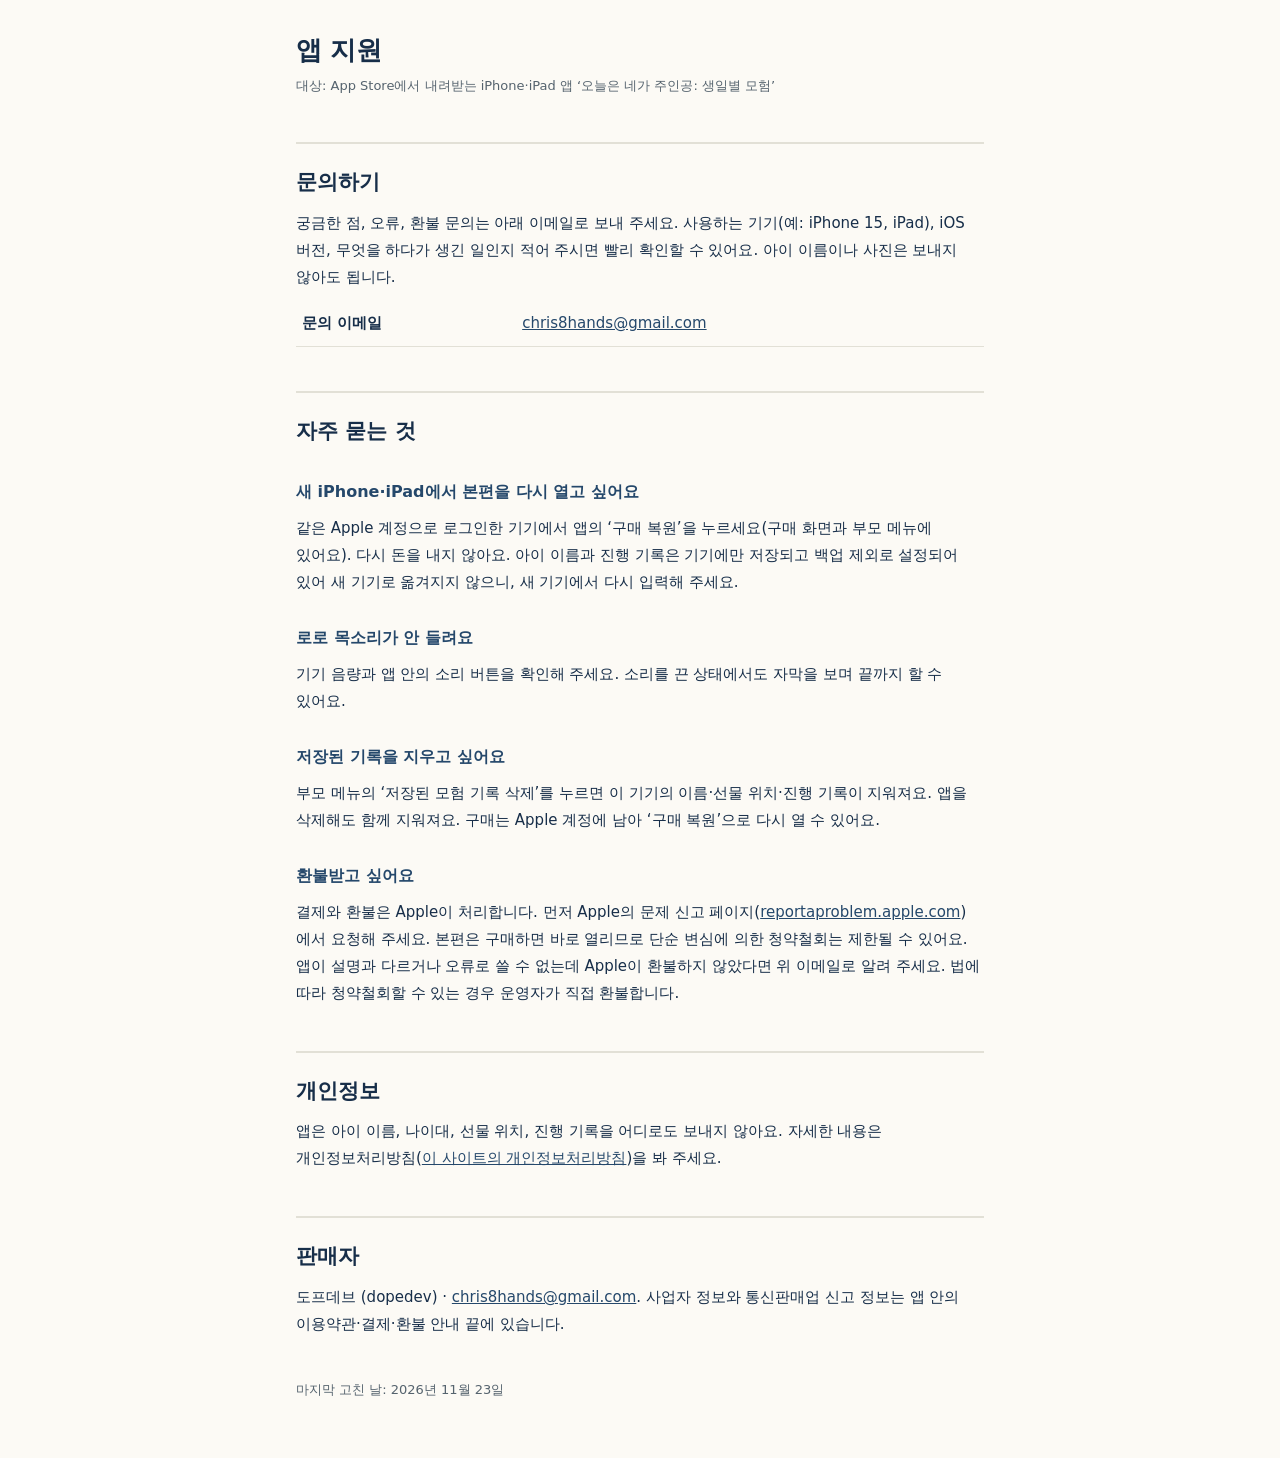
<file: birthday-adventure/support.html>
<!doctype html>
<html lang="ko">
<head>
<meta charset="utf-8">
<meta name="viewport" content="width=device-width, initial-scale=1">
<meta name="robots" content="index">
<title>앱 지원 · 오늘은 네가 주인공</title>
<style>
  :root{color-scheme:light dark;--ink:#172e49;--muted:#55636e;--paper:#fcfaf5;--line:#e2e0d6;--accent:#25486b;--box:#edf1e9;--fillbg:#fff1b8;--fillink:#5c3d00;--fillline:#b7791f}
  @media (prefers-color-scheme:dark){:root{--ink:#eef0e9;--muted:#b4c0c9;--paper:#10253e;--line:#2c4560;--accent:#ffce67;--box:#173653;--fillbg:#5c4500;--fillink:#fff1c9;--fillline:#ffce67}}
  *{box-sizing:border-box}
  html{-webkit-text-size-adjust:100%}
  body{margin:0;background:var(--paper);color:var(--ink);font-family:"Apple SD Gothic Neo","Malgun Gothic","Noto Sans KR",system-ui,sans-serif;line-height:1.8;word-break:keep-all;overflow-wrap:anywhere}
  main{max-width:720px;margin:0 auto;padding:32px 16px 56px}
  h1{font-size:26px;line-height:1.4;margin:0 0 6px;letter-spacing:-.5px}
  h2{font-size:21px;margin:44px 0 6px;padding-top:20px;border-top:2px solid var(--line)}
  h3{font-size:16px;margin:28px 0 6px;color:var(--accent)}
  p,li,td,th{font-size:15px}
  p{margin:8px 0}
  ul{padding-left:22px;margin:8px 0}
  li{margin:4px 0}
  .meta{color:var(--muted);font-size:13px;margin:0}
  .lang-links{margin:14px 0 0;font-size:14px}
  .lang-links a{color:var(--accent)}
  a{color:var(--accent)}
  .summary{background:var(--box);border-left:4px solid var(--accent);border-radius:0 12px 12px 0;padding:12px 16px;margin:18px 0}
  .summary ul{margin:4px 0}
  table{width:100%;border-collapse:collapse;margin:10px 0}
  th,td{border-bottom:1px solid var(--line);padding:9px 6px;text-align:left;vertical-align:top}
  th{width:32%;font-weight:700}
  .fill{background:var(--fillbg);color:var(--fillink);border:1px dashed var(--fillline);border-radius:4px;padding:0 5px;font-weight:700}
  .apple{margin-top:36px;padding-top:4px}
  .draft-banner{background:var(--fillbg);color:var(--fillink);border:2px dashed var(--fillline);border-radius:10px;padding:10px 14px;font-size:14px;margin:0 0 20px}
  footer{margin-top:40px;color:var(--muted);font-size:13px}
</style>
</head>
<body>
<main>
<section lang="ko" id="ko">
<h1>앱 지원</h1>
<p class="meta">대상: App Store에서 내려받는 iPhone·iPad 앱 ‘오늘은 네가 주인공: 생일별 모험’</p>

<h2>문의하기</h2>
<p>궁금한 점, 오류, 환불 문의는 아래 이메일로 보내 주세요. 사용하는 기기(예: iPhone 15, iPad), iOS 버전, 무엇을 하다가 생긴 일인지 적어 주시면 빨리 확인할 수 있어요. 아이 이름이나 사진은 보내지 않아도 됩니다.</p>
<table>
<tr><th>문의 이메일</th><td><a href="mailto:chris8hands@gmail.com">chris8hands@gmail.com</a></td></tr>
</table>

<h2>자주 묻는 것</h2>
<h3>새 iPhone·iPad에서 본편을 다시 열고 싶어요</h3>
<p>같은 Apple 계정으로 로그인한 기기에서 앱의 ‘구매 복원’을 누르세요(구매 화면과 부모 메뉴에 있어요). 다시 돈을 내지 않아요. 아이 이름과 진행 기록은 기기에만 저장되고 백업 제외로 설정되어 있어 새 기기로 옮겨지지 않으니, 새 기기에서 다시 입력해 주세요.</p>
<h3>로로 목소리가 안 들려요</h3>
<p>기기 음량과 앱 안의 소리 버튼을 확인해 주세요. 소리를 끈 상태에서도 자막을 보며 끝까지 할 수 있어요.</p>
<h3>저장된 기록을 지우고 싶어요</h3>
<p>부모 메뉴의 ‘저장된 모험 기록 삭제’를 누르면 이 기기의 이름·선물 위치·진행 기록이 지워져요. 앱을 삭제해도 함께 지워져요. 구매는 Apple 계정에 남아 ‘구매 복원’으로 다시 열 수 있어요.</p>
<h3>환불받고 싶어요</h3>
<p>결제와 환불은 Apple이 처리합니다. 먼저 Apple의 문제 신고 페이지(<a href="https://reportaproblem.apple.com/">reportaproblem.apple.com</a>)에서 요청해 주세요. 본편은 구매하면 바로 열리므로 단순 변심에 의한 청약철회는 제한될 수 있어요. 앱이 설명과 다르거나 오류로 쓸 수 없는데 Apple이 환불하지 않았다면 위 이메일로 알려 주세요. 법에 따라 청약철회할 수 있는 경우 운영자가 직접 환불합니다.</p>

<h2>개인정보</h2>
<p>앱은 아이 이름, 나이대, 선물 위치, 진행 기록을 어디로도 보내지 않아요. 자세한 내용은 개인정보처리방침(<a href="privacy.html#ios">이 사이트의 개인정보처리방침</a>)을 봐 주세요.</p>

<h2>판매자</h2>
<p>도프데브 (dopedev) · <a href="mailto:chris8hands@gmail.com">chris8hands@gmail.com</a>. 사업자 정보와 통신판매업 신고 정보는 앱 안의 이용약관·결제·환불 안내 끝에 있습니다.</p>
<footer>마지막 고친 날: 2026년 11월 23일</footer>
</section>
</main>
</body>
</html>
</file>
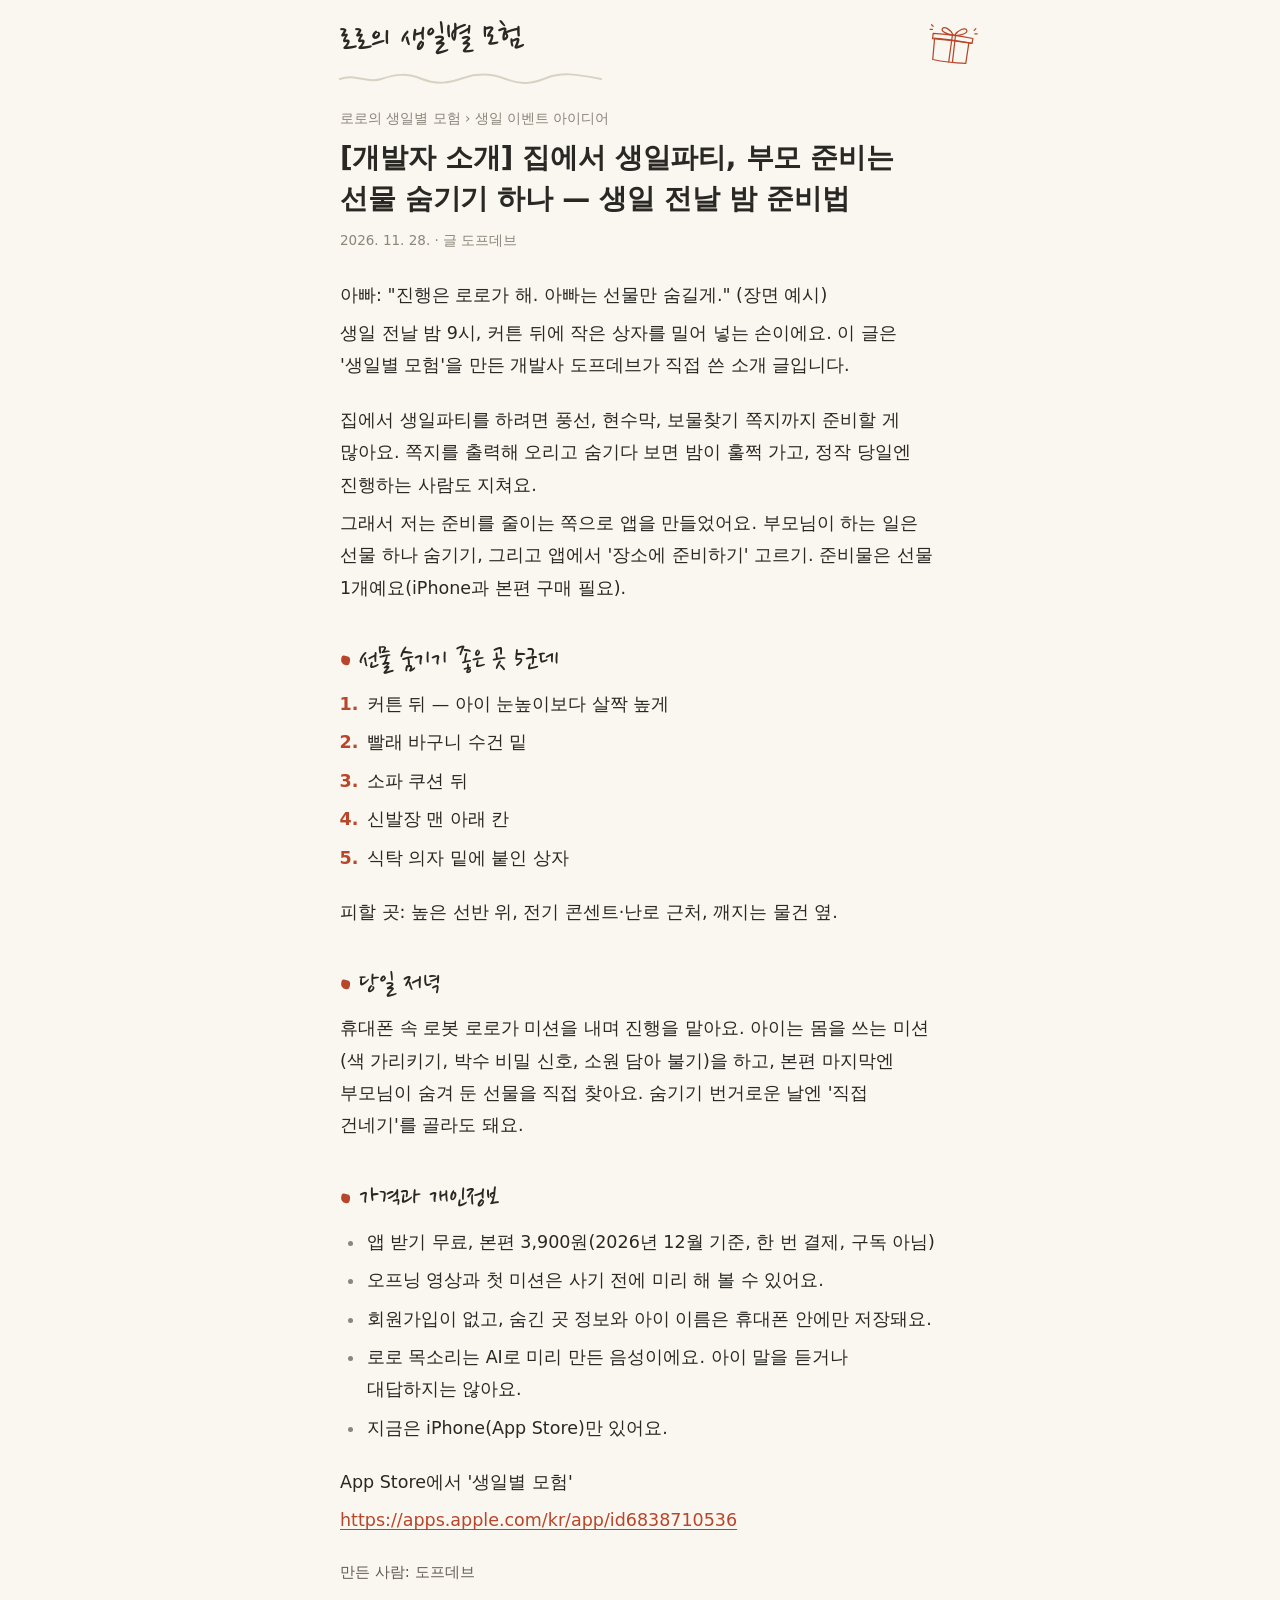
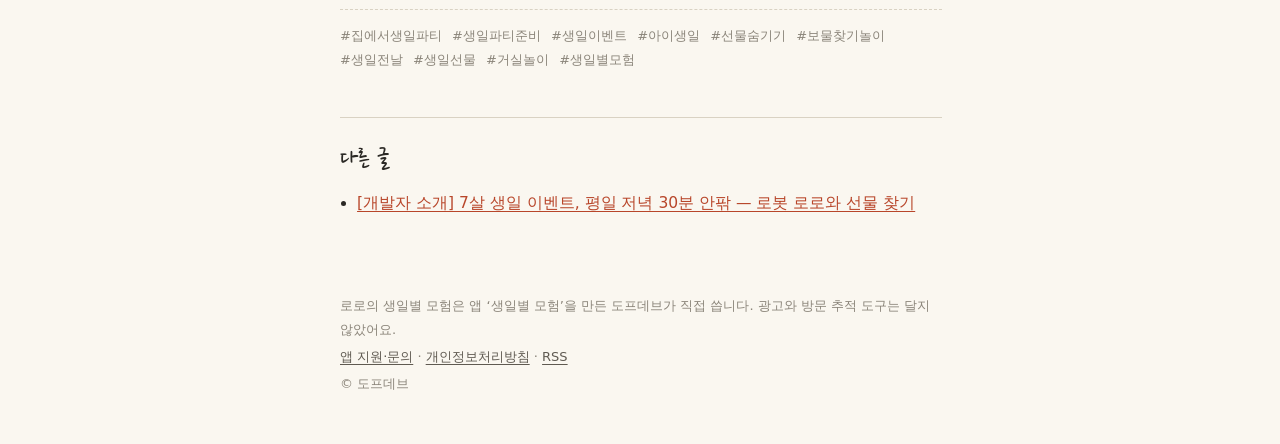
<file: birthday-adventure/blog/birthday-eve-hide-one-gift.html>
<!doctype html>
<html lang="ko">
<head>
<meta charset="utf-8">
<meta name="viewport" content="width=device-width, initial-scale=1">
<title>[개발자 소개] 집에서 생일파티, 부모 준비는 선물 숨기기 하나 — 생일 전날 밤 준비법 | 로로의 생일별 모험</title>
<meta name="description" content="집에서 생일파티를 할 때 풍선·현수막·쪽지 대신 선물 하나만 숨기는 생일 전날 밤 준비법. 선물 숨기기 좋은 곳 5군데와 피할 곳, 당일 저녁 진행 방법을 &#x27;생일별 모험&#x27; 개발사가 정리했어요.">
<link rel="canonical" href="https://chris8less.github.io/dopedev-legal/birthday-adventure/blog/birthday-eve-hide-one-gift.html">
<meta property="og:type" content="article">
<meta property="og:site_name" content="로로의 생일별 모험">
<meta property="og:locale" content="ko_KR">
<meta property="og:title" content="[개발자 소개] 집에서 생일파티, 부모 준비는 선물 숨기기 하나 — 생일 전날 밤 준비법 | 로로의 생일별 모험">
<meta property="og:description" content="집에서 생일파티를 할 때 풍선·현수막·쪽지 대신 선물 하나만 숨기는 생일 전날 밤 준비법. 선물 숨기기 좋은 곳 5군데와 피할 곳, 당일 저녁 진행 방법을 &#x27;생일별 모험&#x27; 개발사가 정리했어요.">
<meta property="og:url" content="https://chris8less.github.io/dopedev-legal/birthday-adventure/blog/birthday-eve-hide-one-gift.html">
<meta name="twitter:card" content="summary">
<meta property="article:published_time" content="2026-11-28T09:30:00+09:00">
<meta property="article:section" content="생일 이벤트 아이디어">
<meta property="article:tag" content="집에서생일파티">
<meta property="article:tag" content="생일파티준비">
<meta property="article:tag" content="생일이벤트">
<meta property="article:tag" content="아이생일">
<meta property="article:tag" content="선물숨기기">
<meta property="article:tag" content="보물찾기놀이">
<meta property="article:tag" content="생일전날">
<meta property="article:tag" content="생일선물">
<meta property="article:tag" content="거실놀이">
<meta property="article:tag" content="생일별모험">
<link rel="alternate" type="application/rss+xml" title="로로의 생일별 모험" href="https://chris8less.github.io/dopedev-legal/birthday-adventure/blog/feed.xml">
<link rel="preload" href="assets/nanum-pen.woff2" as="font" type="font/woff2" crossorigin>
<link rel="stylesheet" href="assets/blog.css">
<script type="application/ld+json">
{
 "@context": "https://schema.org",
 "@type": "Article",
 "headline": "[개발자 소개] 집에서 생일파티, 부모 준비는 선물 숨기기 하나 — 생일 전날 밤 준비법",
 "description": "집에서 생일파티를 할 때 풍선·현수막·쪽지 대신 선물 하나만 숨기는 생일 전날 밤 준비법. 선물 숨기기 좋은 곳 5군데와 피할 곳, 당일 저녁 진행 방법을 '생일별 모험' 개발사가 정리했어요.",
 "datePublished": "2026-11-28T09:30:00+09:00",
 "dateModified": "2026-11-28T09:30:00+09:00",
 "inLanguage": "ko-KR",
 "articleSection": "생일 이벤트 아이디어",
 "keywords": [
  "집에서생일파티",
  "생일파티준비",
  "생일이벤트",
  "아이생일",
  "선물숨기기",
  "보물찾기놀이",
  "생일전날",
  "생일선물",
  "거실놀이",
  "생일별모험"
 ],
 "author": {
  "@type": "Organization",
  "name": "도프데브",
  "url": "https://chris8less.github.io/dopedev-legal/"
 },
 "publisher": {
  "@type": "Organization",
  "name": "도프데브",
  "url": "https://chris8less.github.io/dopedev-legal/"
 },
 "mainEntityOfPage": {
  "@type": "WebPage",
  "@id": "https://chris8less.github.io/dopedev-legal/birthday-adventure/blog/birthday-eve-hide-one-gift.html"
 },
 "url": "https://chris8less.github.io/dopedev-legal/birthday-adventure/blog/birthday-eve-hide-one-gift.html",
 "isPartOf": {
  "@type": "Blog",
  "name": "로로의 생일별 모험",
  "url": "https://chris8less.github.io/dopedev-legal/birthday-adventure/blog/"
 }
}
</script>
</head>
<body>
<header class="mast small">
<svg class="sketch" viewBox="0 0 92 84" width="76" height="70" aria-hidden="true" focusable="false">
<g fill="none" stroke="currentColor" stroke-width="2.2" stroke-linecap="round" stroke-linejoin="round">
<path d="M13 35.5c21-1.2 45-.4 66.5.8M14.2 35.8l1.3 37.6c18 1.6 37.8 1.4 58.9-.2l.9-36.4"/>
<path d="M10.6 27.4c23.4-1.8 46.8-1.6 71 .4l-.6 8.6c-23.8-.9-47.6-.7-70.2.4z"/>
<path d="M44.8 27.9l-.7 46.3M50.3 28l.4 45.8"/>
<path d="M46.9 26.6c-6.5-9.8-18.7-15.4-21.2-9.3-2 5 9.4 8.6 20.6 9.4"/>
<path d="M48.6 26.4c4.4-10.4 17.3-17.6 20.4-11.7 2.6 5.1-8.6 10.3-19.8 11.9"/>
<path d="M6 12.5l3.2 2.6M4.4 21l4-.3M84.5 9.8l-2.6 3.4M88 18.6l-4 .8"/>
</g></svg>
<p class="name"><a href="index.html">로로의 생일별 모험</a></p>
<svg class="squiggle" viewBox="0 0 300 12" preserveAspectRatio="none" aria-hidden="true" focusable="false"><path d="M2 7c18-6 30 5 47 0s29-6 46 0 31 4 47-1 30-5 48 1 29 5 46-1 34-4 62 1" fill="none" stroke="currentColor" stroke-width="2" stroke-linecap="round"/></svg>
</header>
<main class="wrap">
<article>
<p class="crumb"><a href="index.html">로로의 생일별 모험</a> › <a href="category/birthday-ideas.html">생일 이벤트 아이디어</a></p>
<h1 class="title">[개발자 소개] 집에서 생일파티, 부모 준비는 선물 숨기기 하나 — 생일 전날 밤 준비법</h1>
<p class="when"><time datetime="2026-11-28T09:30:00+09:00">2026. 11. 28.</time> · 글 도프데브</p>
<div class="body">
<div class="para"><p>아빠: "진행은 로로가 해. 아빠는 선물만 숨길게." (장면 예시)</p><p>생일 전날 밤 9시, 커튼 뒤에 작은 상자를 밀어 넣는 손이에요. 이 글은 '생일별 모험'을 만든 개발사 도프데브가 직접 쓴 소개 글입니다.</p></div>
<div class="para"><p>집에서 생일파티를 하려면 풍선, 현수막, 보물찾기 쪽지까지 준비할 게 많아요. 쪽지를 출력해 오리고 숨기다 보면 밤이 훌쩍 가고, 정작 당일엔 진행하는 사람도 지쳐요.</p><p>그래서 저는 준비를 줄이는 쪽으로 앱을 만들었어요. 부모님이 하는 일은 선물 하나 숨기기, 그리고 앱에서 '장소에 준비하기' 고르기. 준비물은 선물 1개예요(iPhone과 본편 구매 필요).</p></div>
<h2>선물 숨기기 좋은 곳 5군데</h2>
<ol><li>커튼 뒤 — 아이 눈높이보다 살짝 높게</li><li>빨래 바구니 수건 밑</li><li>소파 쿠션 뒤</li><li>신발장 맨 아래 칸</li><li>식탁 의자 밑에 붙인 상자</li></ol>
<div class="para"><p>피할 곳: 높은 선반 위, 전기 콘센트·난로 근처, 깨지는 물건 옆.</p></div>
<h2>당일 저녁</h2>
<div class="para"><p>휴대폰 속 로봇 로로가 미션을 내며 진행을 맡아요. 아이는 몸을 쓰는 미션(색 가리키기, 박수 비밀 신호, 소원 담아 불기)을 하고, 본편 마지막엔 부모님이 숨겨 둔 선물을 직접 찾아요. 숨기기 번거로운 날엔 '직접 건네기'를 골라도 돼요.</p></div>
<h2>가격과 개인정보</h2>
<ul><li>앱 받기 무료, 본편 3,900원(2026년 12월 기준, 한 번 결제, 구독 아님)</li><li>오프닝 영상과 첫 미션은 사기 전에 미리 해 볼 수 있어요.</li><li>회원가입이 없고, 숨긴 곳 정보와 아이 이름은 휴대폰 안에만 저장돼요.</li><li>로로 목소리는 AI로 미리 만든 음성이에요. 아이 말을 듣거나 대답하지는 않아요.</li><li>지금은 iPhone(App Store)만 있어요.</li></ul>
<div class="para"><p>App Store에서 '생일별 모험'</p><p><a href="https://apps.apple.com/kr/app/id6838710536">https://apps.apple.com/kr/app/id6838710536</a></p></div>
<p class="sign">만든 사람: 도프데브</p>
</div>
<p class="tags"><span>#집에서생일파티</span> <span>#생일파티준비</span> <span>#생일이벤트</span> <span>#아이생일</span> <span>#선물숨기기</span> <span>#보물찾기놀이</span> <span>#생일전날</span> <span>#생일선물</span> <span>#거실놀이</span> <span>#생일별모험</span></p>
</article>
<section class="more"><h2>다른 글</h2><ul><li><a href="weeknight-7th-birthday.html">[개발자 소개] 7살 생일 이벤트, 평일 저녁 30분 안팎 — 로봇 로로와 선물 찾기</a></li></ul></section>
</main>
<footer class="foot">
<p>로로의 생일별 모험은 앱 ‘생일별 모험’을 만든 도프데브가 직접 씁니다. 광고와 방문 추적 도구는 달지 않았어요.</p>
<p><a href="../support.html">앱 지원·문의</a> · <a href="../privacy.html">개인정보처리방침</a> · <a href="https://chris8less.github.io/dopedev-legal/birthday-adventure/blog/feed.xml">RSS</a></p>
<p>© 도프데브</p>
</footer>
</body>
</html>
</file>
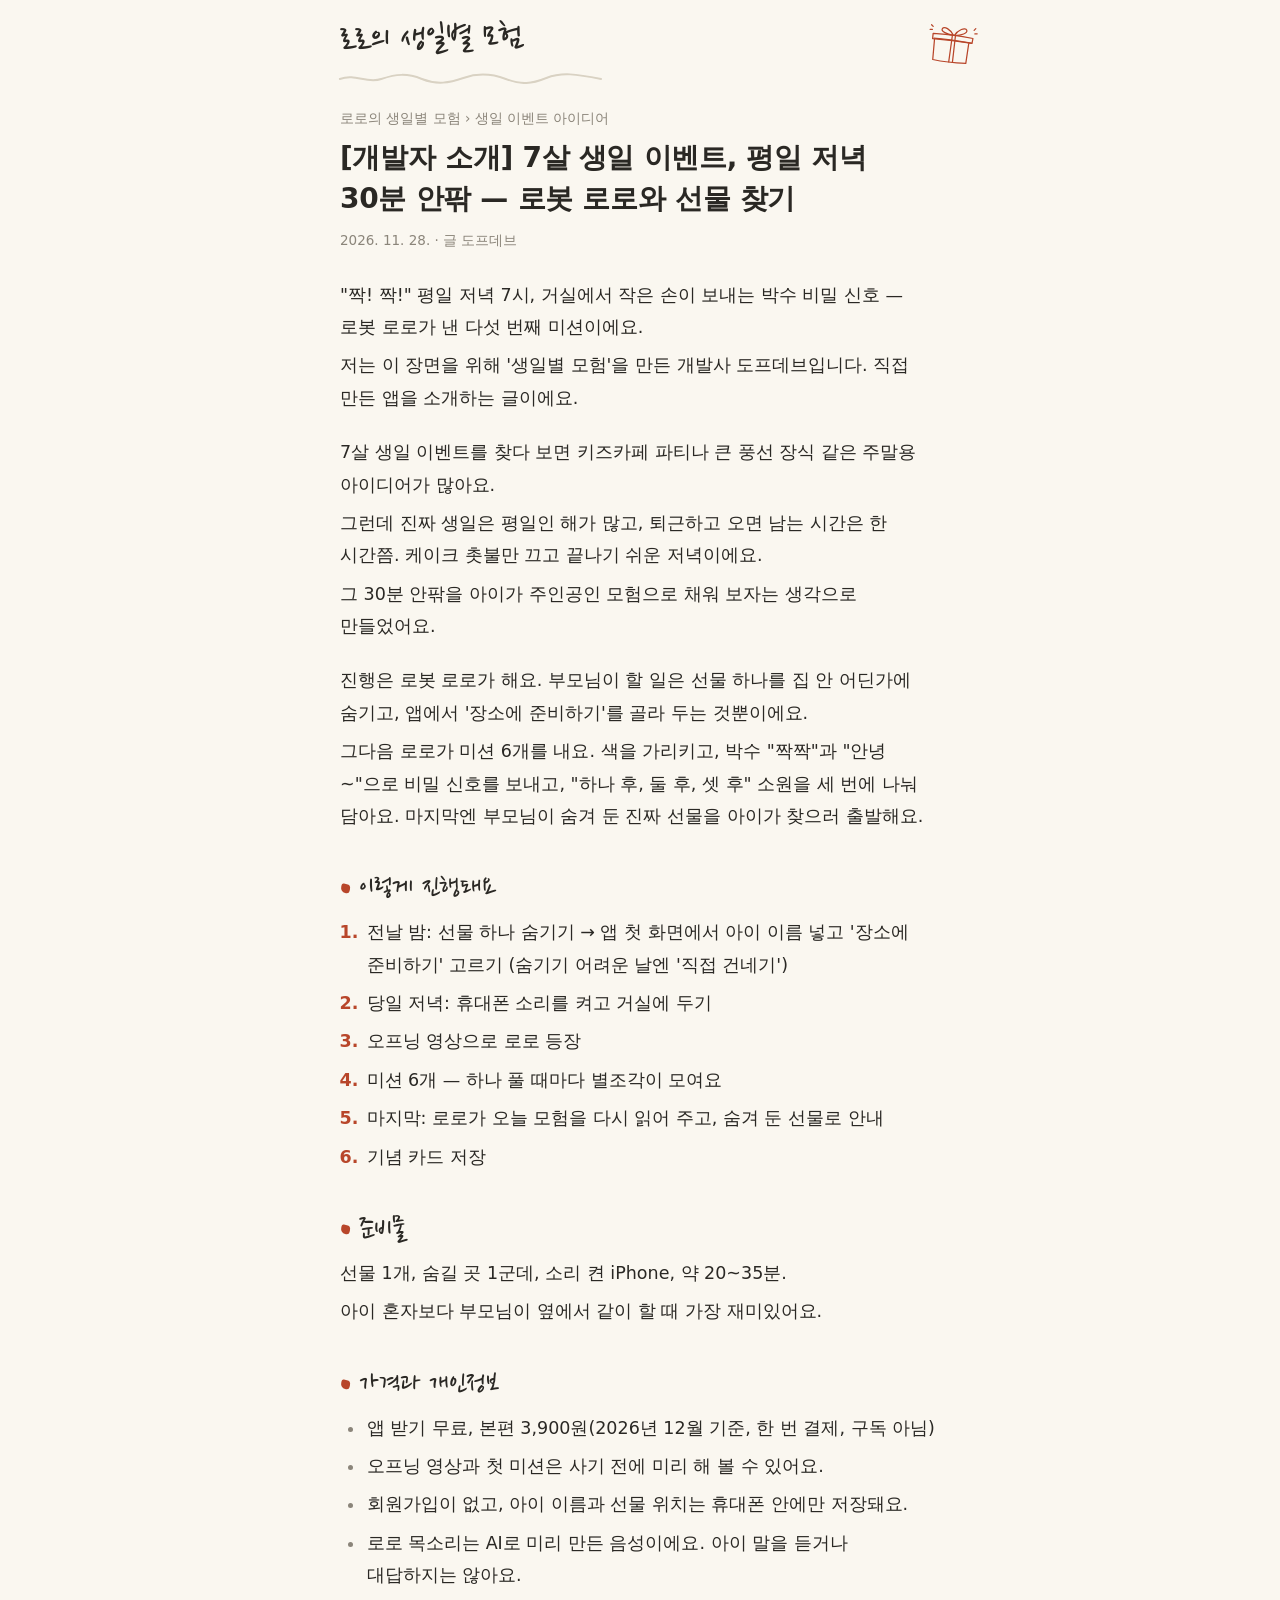
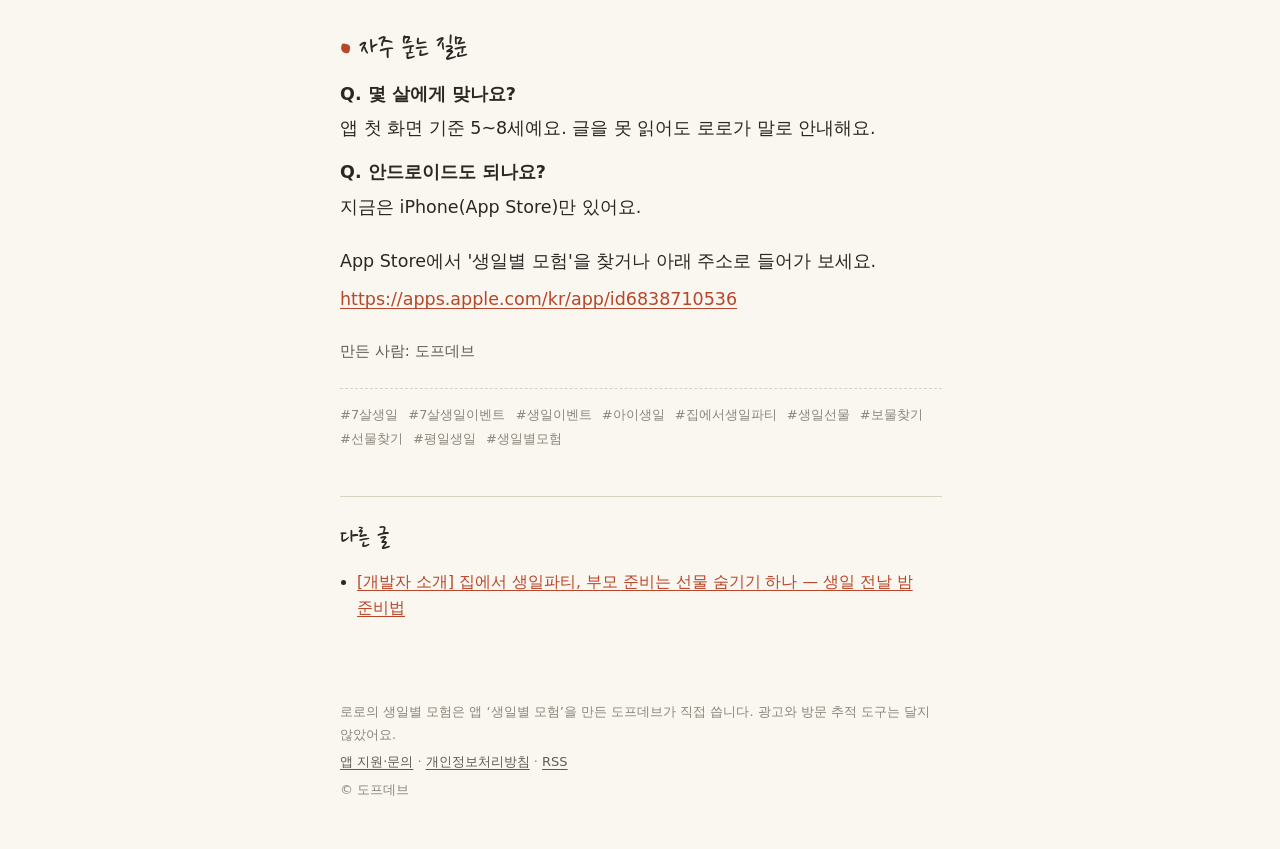
<file: birthday-adventure/blog/weeknight-7th-birthday.html>
<!doctype html>
<html lang="ko">
<head>
<meta charset="utf-8">
<meta name="viewport" content="width=device-width, initial-scale=1">
<title>[개발자 소개] 7살 생일 이벤트, 평일 저녁 30분 안팎 — 로봇 로로와 선물 찾기 | 로로의 생일별 모험</title>
<meta name="description" content="평일 저녁 7살 생일, 촛불만 끄고 끝나기 아쉬울 때. 부모님은 선물 하나만 숨기고, 로봇 로로가 미션 6개로 30분 안팎의 선물 찾기를 진행하는 앱 &#x27;생일별 모험&#x27;을 만든 개발사가 직접 소개해요.">
<link rel="canonical" href="https://chris8less.github.io/dopedev-legal/birthday-adventure/blog/weeknight-7th-birthday.html">
<meta property="og:type" content="article">
<meta property="og:site_name" content="로로의 생일별 모험">
<meta property="og:locale" content="ko_KR">
<meta property="og:title" content="[개발자 소개] 7살 생일 이벤트, 평일 저녁 30분 안팎 — 로봇 로로와 선물 찾기 | 로로의 생일별 모험">
<meta property="og:description" content="평일 저녁 7살 생일, 촛불만 끄고 끝나기 아쉬울 때. 부모님은 선물 하나만 숨기고, 로봇 로로가 미션 6개로 30분 안팎의 선물 찾기를 진행하는 앱 &#x27;생일별 모험&#x27;을 만든 개발사가 직접 소개해요.">
<meta property="og:url" content="https://chris8less.github.io/dopedev-legal/birthday-adventure/blog/weeknight-7th-birthday.html">
<meta name="twitter:card" content="summary">
<meta property="article:published_time" content="2026-11-28T09:00:00+09:00">
<meta property="article:section" content="생일 이벤트 아이디어">
<meta property="article:tag" content="7살생일">
<meta property="article:tag" content="7살생일이벤트">
<meta property="article:tag" content="생일이벤트">
<meta property="article:tag" content="아이생일">
<meta property="article:tag" content="집에서생일파티">
<meta property="article:tag" content="생일선물">
<meta property="article:tag" content="보물찾기">
<meta property="article:tag" content="선물찾기">
<meta property="article:tag" content="평일생일">
<meta property="article:tag" content="생일별모험">
<link rel="alternate" type="application/rss+xml" title="로로의 생일별 모험" href="https://chris8less.github.io/dopedev-legal/birthday-adventure/blog/feed.xml">
<link rel="preload" href="assets/nanum-pen.woff2" as="font" type="font/woff2" crossorigin>
<link rel="stylesheet" href="assets/blog.css">
<script type="application/ld+json">
{
 "@context": "https://schema.org",
 "@type": "Article",
 "headline": "[개발자 소개] 7살 생일 이벤트, 평일 저녁 30분 안팎 — 로봇 로로와 선물 찾기",
 "description": "평일 저녁 7살 생일, 촛불만 끄고 끝나기 아쉬울 때. 부모님은 선물 하나만 숨기고, 로봇 로로가 미션 6개로 30분 안팎의 선물 찾기를 진행하는 앱 '생일별 모험'을 만든 개발사가 직접 소개해요.",
 "datePublished": "2026-11-28T09:00:00+09:00",
 "dateModified": "2026-11-28T09:00:00+09:00",
 "inLanguage": "ko-KR",
 "articleSection": "생일 이벤트 아이디어",
 "keywords": [
  "7살생일",
  "7살생일이벤트",
  "생일이벤트",
  "아이생일",
  "집에서생일파티",
  "생일선물",
  "보물찾기",
  "선물찾기",
  "평일생일",
  "생일별모험"
 ],
 "author": {
  "@type": "Organization",
  "name": "도프데브",
  "url": "https://chris8less.github.io/dopedev-legal/"
 },
 "publisher": {
  "@type": "Organization",
  "name": "도프데브",
  "url": "https://chris8less.github.io/dopedev-legal/"
 },
 "mainEntityOfPage": {
  "@type": "WebPage",
  "@id": "https://chris8less.github.io/dopedev-legal/birthday-adventure/blog/weeknight-7th-birthday.html"
 },
 "url": "https://chris8less.github.io/dopedev-legal/birthday-adventure/blog/weeknight-7th-birthday.html",
 "isPartOf": {
  "@type": "Blog",
  "name": "로로의 생일별 모험",
  "url": "https://chris8less.github.io/dopedev-legal/birthday-adventure/blog/"
 }
}
</script>
</head>
<body>
<header class="mast small">
<svg class="sketch" viewBox="0 0 92 84" width="76" height="70" aria-hidden="true" focusable="false">
<g fill="none" stroke="currentColor" stroke-width="2.2" stroke-linecap="round" stroke-linejoin="round">
<path d="M13 35.5c21-1.2 45-.4 66.5.8M14.2 35.8l1.3 37.6c18 1.6 37.8 1.4 58.9-.2l.9-36.4"/>
<path d="M10.6 27.4c23.4-1.8 46.8-1.6 71 .4l-.6 8.6c-23.8-.9-47.6-.7-70.2.4z"/>
<path d="M44.8 27.9l-.7 46.3M50.3 28l.4 45.8"/>
<path d="M46.9 26.6c-6.5-9.8-18.7-15.4-21.2-9.3-2 5 9.4 8.6 20.6 9.4"/>
<path d="M48.6 26.4c4.4-10.4 17.3-17.6 20.4-11.7 2.6 5.1-8.6 10.3-19.8 11.9"/>
<path d="M6 12.5l3.2 2.6M4.4 21l4-.3M84.5 9.8l-2.6 3.4M88 18.6l-4 .8"/>
</g></svg>
<p class="name"><a href="index.html">로로의 생일별 모험</a></p>
<svg class="squiggle" viewBox="0 0 300 12" preserveAspectRatio="none" aria-hidden="true" focusable="false"><path d="M2 7c18-6 30 5 47 0s29-6 46 0 31 4 47-1 30-5 48 1 29 5 46-1 34-4 62 1" fill="none" stroke="currentColor" stroke-width="2" stroke-linecap="round"/></svg>
</header>
<main class="wrap">
<article>
<p class="crumb"><a href="index.html">로로의 생일별 모험</a> › <a href="category/birthday-ideas.html">생일 이벤트 아이디어</a></p>
<h1 class="title">[개발자 소개] 7살 생일 이벤트, 평일 저녁 30분 안팎 — 로봇 로로와 선물 찾기</h1>
<p class="when"><time datetime="2026-11-28T09:00:00+09:00">2026. 11. 28.</time> · 글 도프데브</p>
<div class="body">
<div class="para"><p>"짝! 짝!" 평일 저녁 7시, 거실에서 작은 손이 보내는 박수 비밀 신호 — 로봇 로로가 낸 다섯 번째 미션이에요.</p><p>저는 이 장면을 위해 '생일별 모험'을 만든 개발사 도프데브입니다. 직접 만든 앱을 소개하는 글이에요.</p></div>
<div class="para"><p>7살 생일 이벤트를 찾다 보면 키즈카페 파티나 큰 풍선 장식 같은 주말용 아이디어가 많아요.</p><p>그런데 진짜 생일은 평일인 해가 많고, 퇴근하고 오면 남는 시간은 한 시간쯤. 케이크 촛불만 끄고 끝나기 쉬운 저녁이에요.</p><p>그 30분 안팎을 아이가 주인공인 모험으로 채워 보자는 생각으로 만들었어요.</p></div>
<div class="para"><p>진행은 로봇 로로가 해요. 부모님이 할 일은 선물 하나를 집 안 어딘가에 숨기고, 앱에서 '장소에 준비하기'를 골라 두는 것뿐이에요.</p><p>그다음 로로가 미션 6개를 내요. 색을 가리키고, 박수 "짝짝"과 "안녕~"으로 비밀 신호를 보내고, "하나 후, 둘 후, 셋 후" 소원을 세 번에 나눠 담아요. 마지막엔 부모님이 숨겨 둔 진짜 선물을 아이가 찾으러 출발해요.</p></div>
<h2>이렇게 진행돼요</h2>
<ol><li>전날 밤: 선물 하나 숨기기 → 앱 첫 화면에서 아이 이름 넣고 '장소에 준비하기' 고르기 (숨기기 어려운 날엔 '직접 건네기')</li><li>당일 저녁: 휴대폰 소리를 켜고 거실에 두기</li><li>오프닝 영상으로 로로 등장</li><li>미션 6개 — 하나 풀 때마다 별조각이 모여요</li><li>마지막: 로로가 오늘 모험을 다시 읽어 주고, 숨겨 둔 선물로 안내</li><li>기념 카드 저장</li></ol>
<h2>준비물</h2>
<div class="para"><p>선물 1개, 숨길 곳 1군데, 소리 켠 iPhone, 약 20~35분.</p><p>아이 혼자보다 부모님이 옆에서 같이 할 때 가장 재미있어요.</p></div>
<h2>가격과 개인정보</h2>
<ul><li>앱 받기 무료, 본편 3,900원(2026년 12월 기준, 한 번 결제, 구독 아님)</li><li>오프닝 영상과 첫 미션은 사기 전에 미리 해 볼 수 있어요.</li><li>회원가입이 없고, 아이 이름과 선물 위치는 휴대폰 안에만 저장돼요.</li><li>로로 목소리는 AI로 미리 만든 음성이에요. 아이 말을 듣거나 대답하지는 않아요.</li></ul>
<h2>자주 묻는 질문</h2>
<dl class="faq"><dt>Q. 몇 살에게 맞나요?</dt><dd>앱 첫 화면 기준 5~8세예요. 글을 못 읽어도 로로가 말로 안내해요.</dd><dt>Q. 안드로이드도 되나요?</dt><dd>지금은 iPhone(App Store)만 있어요.</dd></dl>
<div class="para"><p>App Store에서 '생일별 모험'을 찾거나 아래 주소로 들어가 보세요.</p><p><a href="https://apps.apple.com/kr/app/id6838710536">https://apps.apple.com/kr/app/id6838710536</a></p></div>
<p class="sign">만든 사람: 도프데브</p>
</div>
<p class="tags"><span>#7살생일</span> <span>#7살생일이벤트</span> <span>#생일이벤트</span> <span>#아이생일</span> <span>#집에서생일파티</span> <span>#생일선물</span> <span>#보물찾기</span> <span>#선물찾기</span> <span>#평일생일</span> <span>#생일별모험</span></p>
</article>
<section class="more"><h2>다른 글</h2><ul><li><a href="birthday-eve-hide-one-gift.html">[개발자 소개] 집에서 생일파티, 부모 준비는 선물 숨기기 하나 — 생일 전날 밤 준비법</a></li></ul></section>
</main>
<footer class="foot">
<p>로로의 생일별 모험은 앱 ‘생일별 모험’을 만든 도프데브가 직접 씁니다. 광고와 방문 추적 도구는 달지 않았어요.</p>
<p><a href="../support.html">앱 지원·문의</a> · <a href="../privacy.html">개인정보처리방침</a> · <a href="https://chris8less.github.io/dopedev-legal/birthday-adventure/blog/feed.xml">RSS</a></p>
<p>© 도프데브</p>
</footer>
</body>
</html>
</file>
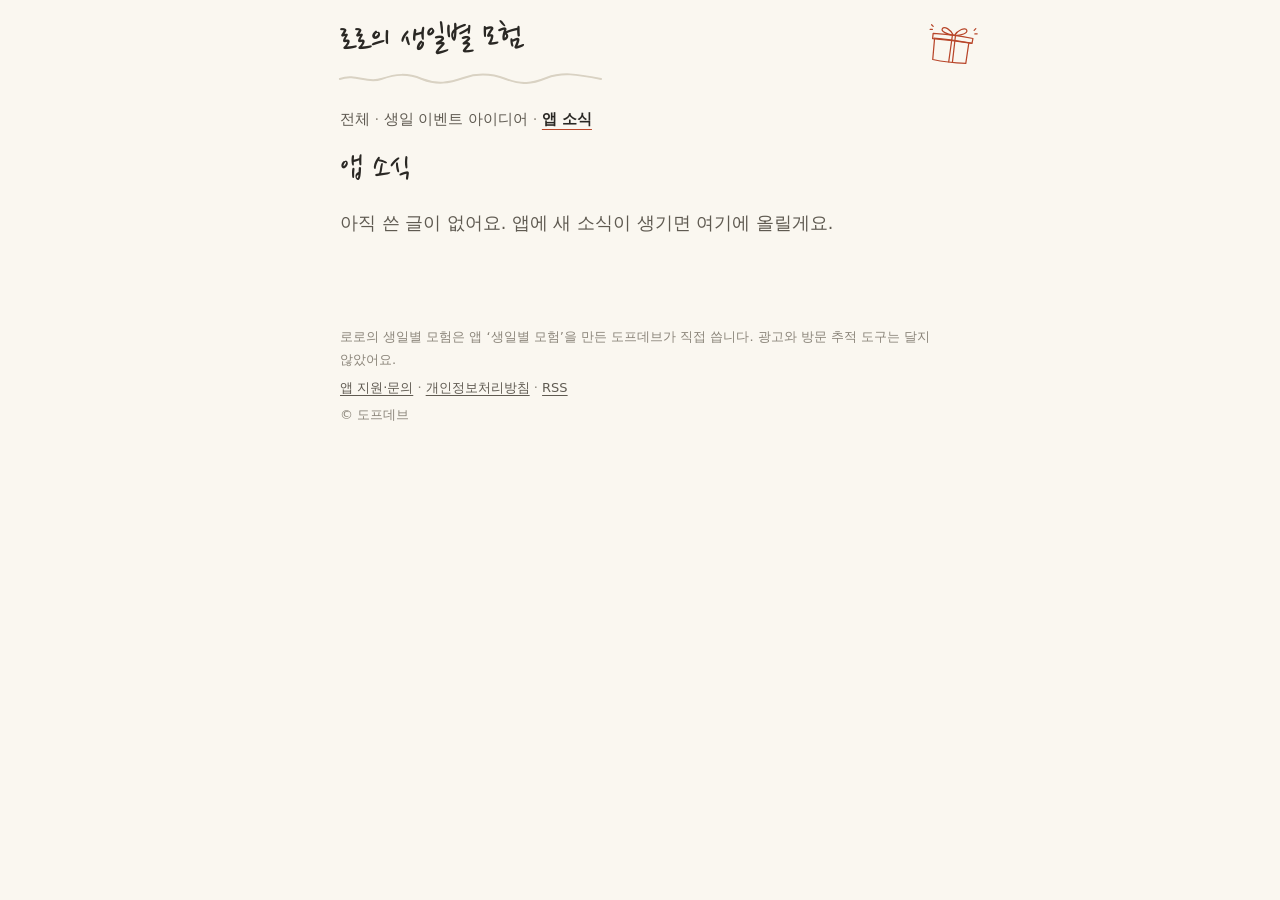
<file: birthday-adventure/blog/category/app-news.html>
<!doctype html>
<html lang="ko">
<head>
<meta charset="utf-8">
<meta name="viewport" content="width=device-width, initial-scale=1">
<title>앱 소식 | 로로의 생일별 모험</title>
<meta name="description" content="로로의 생일별 모험의 &#x27;앱 소식&#x27; 글 모음. 평일 저녁 생일, 촛불만 끄고 끝나기 아쉽죠? 거실에서 바로 해 볼 수 있는 생일 이벤트 아이디어와 준비 팁, 로봇 로로가 선물 찾기를 진행하는 앱 &#x27;생일별 모험&#x27; 이야기를 올려요.">
<link rel="canonical" href="https://chris8less.github.io/dopedev-legal/birthday-adventure/blog/category/app-news.html">
<meta property="og:type" content="website">
<meta property="og:site_name" content="로로의 생일별 모험">
<meta property="og:locale" content="ko_KR">
<meta property="og:title" content="앱 소식 | 로로의 생일별 모험">
<meta property="og:description" content="로로의 생일별 모험의 &#x27;앱 소식&#x27; 글 모음. 평일 저녁 생일, 촛불만 끄고 끝나기 아쉽죠? 거실에서 바로 해 볼 수 있는 생일 이벤트 아이디어와 준비 팁, 로봇 로로가 선물 찾기를 진행하는 앱 &#x27;생일별 모험&#x27; 이야기를 올려요.">
<meta property="og:url" content="https://chris8less.github.io/dopedev-legal/birthday-adventure/blog/category/app-news.html">
<meta name="twitter:card" content="summary">
<link rel="alternate" type="application/rss+xml" title="로로의 생일별 모험" href="https://chris8less.github.io/dopedev-legal/birthday-adventure/blog/feed.xml">
<link rel="preload" href="../assets/nanum-pen.woff2" as="font" type="font/woff2" crossorigin>
<link rel="stylesheet" href="../assets/blog.css">
<script type="application/ld+json">
{
 "@context": "https://schema.org",
 "@type": "CollectionPage",
 "name": "앱 소식 | 로로의 생일별 모험",
 "url": "https://chris8less.github.io/dopedev-legal/birthday-adventure/blog/category/app-news.html",
 "inLanguage": "ko-KR",
 "isPartOf": {
  "@type": "Blog",
  "name": "로로의 생일별 모험",
  "url": "https://chris8less.github.io/dopedev-legal/birthday-adventure/blog/"
 }
}
</script>
</head>
<body>
<header class="mast small">
<svg class="sketch" viewBox="0 0 92 84" width="76" height="70" aria-hidden="true" focusable="false">
<g fill="none" stroke="currentColor" stroke-width="2.2" stroke-linecap="round" stroke-linejoin="round">
<path d="M13 35.5c21-1.2 45-.4 66.5.8M14.2 35.8l1.3 37.6c18 1.6 37.8 1.4 58.9-.2l.9-36.4"/>
<path d="M10.6 27.4c23.4-1.8 46.8-1.6 71 .4l-.6 8.6c-23.8-.9-47.6-.7-70.2.4z"/>
<path d="M44.8 27.9l-.7 46.3M50.3 28l.4 45.8"/>
<path d="M46.9 26.6c-6.5-9.8-18.7-15.4-21.2-9.3-2 5 9.4 8.6 20.6 9.4"/>
<path d="M48.6 26.4c4.4-10.4 17.3-17.6 20.4-11.7 2.6 5.1-8.6 10.3-19.8 11.9"/>
<path d="M6 12.5l3.2 2.6M4.4 21l4-.3M84.5 9.8l-2.6 3.4M88 18.6l-4 .8"/>
</g></svg>
<p class="name"><a href="../index.html">로로의 생일별 모험</a></p>
<svg class="squiggle" viewBox="0 0 300 12" preserveAspectRatio="none" aria-hidden="true" focusable="false"><path d="M2 7c18-6 30 5 47 0s29-6 46 0 31 4 47-1 30-5 48 1 29 5 46-1 34-4 62 1" fill="none" stroke="currentColor" stroke-width="2" stroke-linecap="round"/></svg>
</header>
<main class="wrap">
<nav class="cats" aria-label="카테고리"><a href="../index.html">전체</a><span aria-hidden="true"> · </span><a href="../category/birthday-ideas.html">생일 이벤트 아이디어</a><span aria-hidden="true"> · </span><a href="../category/app-news.html" aria-current="page">앱 소식</a></nav>
<h1 class="catname">앱 소식</h1>
<p class="empty">아직 쓴 글이 없어요. 앱에 새 소식이 생기면 여기에 올릴게요.</p>
</main>
<footer class="foot">
<p>로로의 생일별 모험은 앱 ‘생일별 모험’을 만든 도프데브가 직접 씁니다. 광고와 방문 추적 도구는 달지 않았어요.</p>
<p><a href="../../support.html">앱 지원·문의</a> · <a href="../../privacy.html">개인정보처리방침</a> · <a href="https://chris8less.github.io/dopedev-legal/birthday-adventure/blog/feed.xml">RSS</a></p>
<p>© 도프데브</p>
</footer>
</body>
</html>
</file>
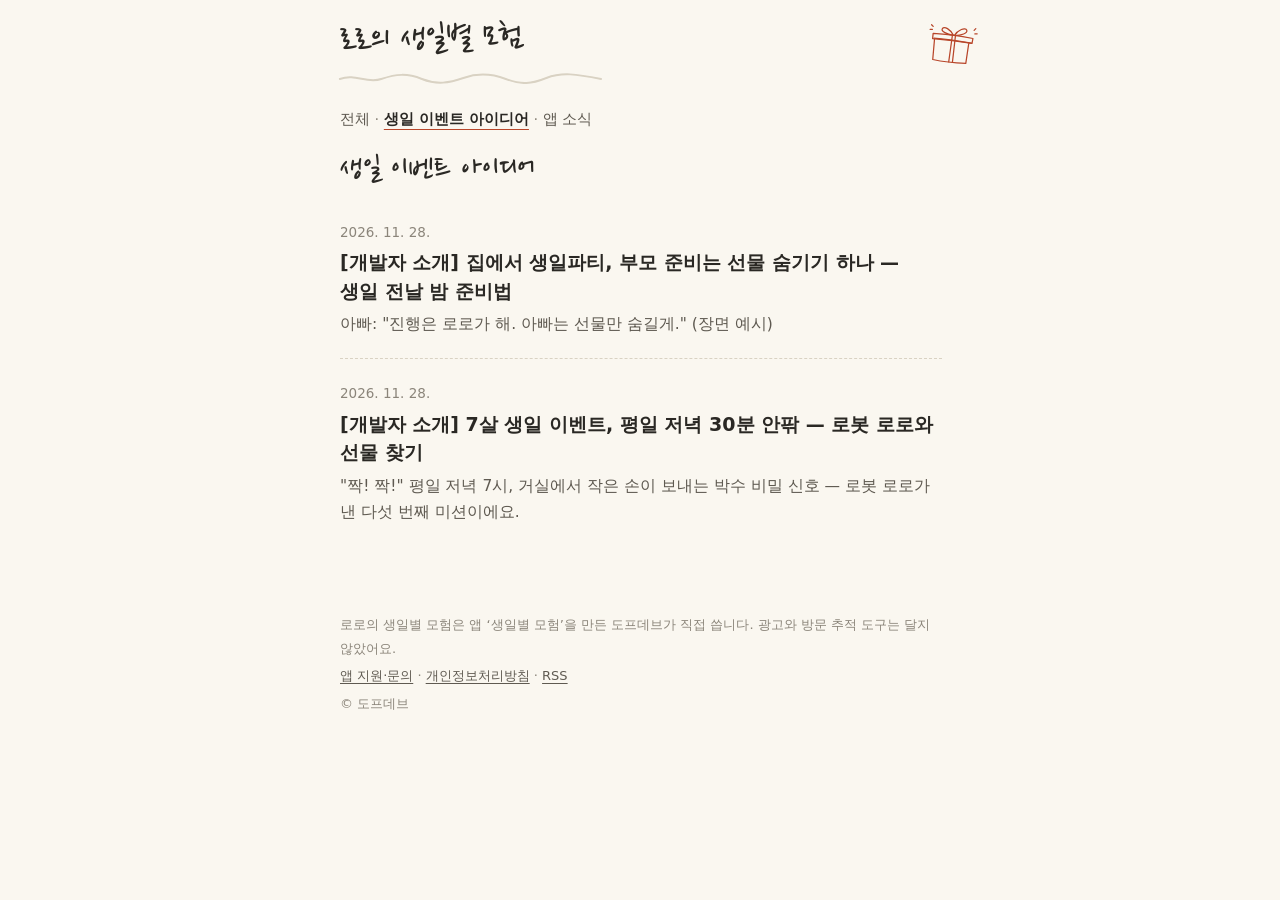
<file: birthday-adventure/blog/category/birthday-ideas.html>
<!doctype html>
<html lang="ko">
<head>
<meta charset="utf-8">
<meta name="viewport" content="width=device-width, initial-scale=1">
<title>생일 이벤트 아이디어 | 로로의 생일별 모험</title>
<meta name="description" content="로로의 생일별 모험의 &#x27;생일 이벤트 아이디어&#x27; 글 모음. 평일 저녁 생일, 촛불만 끄고 끝나기 아쉽죠? 거실에서 바로 해 볼 수 있는 생일 이벤트 아이디어와 준비 팁, 로봇 로로가 선물 찾기를 진행하는 앱 &#x27;생일별 모험&#x27; 이야기를 올려요.">
<link rel="canonical" href="https://chris8less.github.io/dopedev-legal/birthday-adventure/blog/category/birthday-ideas.html">
<meta property="og:type" content="website">
<meta property="og:site_name" content="로로의 생일별 모험">
<meta property="og:locale" content="ko_KR">
<meta property="og:title" content="생일 이벤트 아이디어 | 로로의 생일별 모험">
<meta property="og:description" content="로로의 생일별 모험의 &#x27;생일 이벤트 아이디어&#x27; 글 모음. 평일 저녁 생일, 촛불만 끄고 끝나기 아쉽죠? 거실에서 바로 해 볼 수 있는 생일 이벤트 아이디어와 준비 팁, 로봇 로로가 선물 찾기를 진행하는 앱 &#x27;생일별 모험&#x27; 이야기를 올려요.">
<meta property="og:url" content="https://chris8less.github.io/dopedev-legal/birthday-adventure/blog/category/birthday-ideas.html">
<meta name="twitter:card" content="summary">
<link rel="alternate" type="application/rss+xml" title="로로의 생일별 모험" href="https://chris8less.github.io/dopedev-legal/birthday-adventure/blog/feed.xml">
<link rel="preload" href="../assets/nanum-pen.woff2" as="font" type="font/woff2" crossorigin>
<link rel="stylesheet" href="../assets/blog.css">
<script type="application/ld+json">
{
 "@context": "https://schema.org",
 "@type": "CollectionPage",
 "name": "생일 이벤트 아이디어 | 로로의 생일별 모험",
 "url": "https://chris8less.github.io/dopedev-legal/birthday-adventure/blog/category/birthday-ideas.html",
 "inLanguage": "ko-KR",
 "isPartOf": {
  "@type": "Blog",
  "name": "로로의 생일별 모험",
  "url": "https://chris8less.github.io/dopedev-legal/birthday-adventure/blog/"
 }
}
</script>
</head>
<body>
<header class="mast small">
<svg class="sketch" viewBox="0 0 92 84" width="76" height="70" aria-hidden="true" focusable="false">
<g fill="none" stroke="currentColor" stroke-width="2.2" stroke-linecap="round" stroke-linejoin="round">
<path d="M13 35.5c21-1.2 45-.4 66.5.8M14.2 35.8l1.3 37.6c18 1.6 37.8 1.4 58.9-.2l.9-36.4"/>
<path d="M10.6 27.4c23.4-1.8 46.8-1.6 71 .4l-.6 8.6c-23.8-.9-47.6-.7-70.2.4z"/>
<path d="M44.8 27.9l-.7 46.3M50.3 28l.4 45.8"/>
<path d="M46.9 26.6c-6.5-9.8-18.7-15.4-21.2-9.3-2 5 9.4 8.6 20.6 9.4"/>
<path d="M48.6 26.4c4.4-10.4 17.3-17.6 20.4-11.7 2.6 5.1-8.6 10.3-19.8 11.9"/>
<path d="M6 12.5l3.2 2.6M4.4 21l4-.3M84.5 9.8l-2.6 3.4M88 18.6l-4 .8"/>
</g></svg>
<p class="name"><a href="../index.html">로로의 생일별 모험</a></p>
<svg class="squiggle" viewBox="0 0 300 12" preserveAspectRatio="none" aria-hidden="true" focusable="false"><path d="M2 7c18-6 30 5 47 0s29-6 46 0 31 4 47-1 30-5 48 1 29 5 46-1 34-4 62 1" fill="none" stroke="currentColor" stroke-width="2" stroke-linecap="round"/></svg>
</header>
<main class="wrap">
<nav class="cats" aria-label="카테고리"><a href="../index.html">전체</a><span aria-hidden="true"> · </span><a href="../category/birthday-ideas.html" aria-current="page">생일 이벤트 아이디어</a><span aria-hidden="true"> · </span><a href="../category/app-news.html">앱 소식</a></nav>
<h1 class="catname">생일 이벤트 아이디어</h1>
<ol class="posts" reversed>
<li>
<p class="when"><time datetime="2026-11-28">2026. 11. 28.</time></p>
<h2 class="t"><a href="../birthday-eve-hide-one-gift.html">[개발자 소개] 집에서 생일파티, 부모 준비는 선물 숨기기 하나 — 생일 전날 밤 준비법</a></h2>
<p class="ex">아빠: &quot;진행은 로로가 해. 아빠는 선물만 숨길게.&quot; (장면 예시)</p>
</li>
<li>
<p class="when"><time datetime="2026-11-28">2026. 11. 28.</time></p>
<h2 class="t"><a href="../weeknight-7th-birthday.html">[개발자 소개] 7살 생일 이벤트, 평일 저녁 30분 안팎 — 로봇 로로와 선물 찾기</a></h2>
<p class="ex">&quot;짝! 짝!&quot; 평일 저녁 7시, 거실에서 작은 손이 보내는 박수 비밀 신호 — 로봇 로로가 낸 다섯 번째 미션이에요.</p>
</li>
</ol>
</main>
<footer class="foot">
<p>로로의 생일별 모험은 앱 ‘생일별 모험’을 만든 도프데브가 직접 씁니다. 광고와 방문 추적 도구는 달지 않았어요.</p>
<p><a href="../../support.html">앱 지원·문의</a> · <a href="../../privacy.html">개인정보처리방침</a> · <a href="https://chris8less.github.io/dopedev-legal/birthday-adventure/blog/feed.xml">RSS</a></p>
<p>© 도프데브</p>
</footer>
</body>
</html>
</file>
<file: birthday-adventure/blog/assets/blog.css>
@font-face{font-family:"Pen";src:url(nanum-pen.woff2) format("woff2");font-display:swap}
:root{
  color-scheme:light dark;
  --paper:#faf7f0;--ink:#2a2824;--soft:#5f5a51;--faint:#8b857a;
  --line:#d9d2c3;--red:#b8462a;--note:#f3ecdc;
}
@media (prefers-color-scheme:dark){:root{
  --paper:#1d1c19;--ink:#ebe6db;--soft:#bdb5a6;--faint:#948c7e;
  --line:#3d3a33;--red:#f0936f;--note:#29271f;
}}
*{box-sizing:border-box}
html{-webkit-text-size-adjust:100%}
body{margin:0;background:var(--paper);color:var(--ink);
  font-family:"Apple SD Gothic Neo","Noto Sans KR","Malgun Gothic",system-ui,sans-serif;
  font-size:17px;line-height:1.85;word-break:keep-all;overflow-wrap:anywhere}
a{color:var(--red);text-underline-offset:3px;text-decoration-thickness:1px}
a:hover{text-decoration-thickness:2px}

/* 머리 */
.mast{max-width:40rem;margin:0 auto;padding:34px 18px 0 20px;position:relative}
.mast .name{font-family:"Pen",cursive;font-weight:400;font-size:46px;line-height:1.05;
  margin:0;letter-spacing:-.5px;transform:rotate(-1.2deg);transform-origin:left bottom}
.mast .name a{color:var(--ink);text-decoration:none}
.mast .intro{color:var(--soft);font-size:15px;line-height:1.75;margin:14px 0 0;max-width:30rem}
.mast .sketch{position:absolute;right:14px;top:20px;color:var(--red);transform:rotate(7deg)}
.mast .squiggle{display:block;width:62%;height:12px;margin:18px 0 0 -2px;color:var(--line)}
.mast.small{padding-top:22px}
.mast.small .name{font-size:34px}
.mast.small .sketch{width:52px;height:48px;top:12px}
.mast.small .squiggle{width:44%;margin-top:10px}

.wrap{max-width:40rem;margin:0 auto;padding:0 18px 20px 20px}

/* 카테고리 */
.cats{font-size:14.5px;margin:22px 0 6px;color:var(--faint)}
.cats a{color:var(--soft);text-decoration:none}
.cats a[aria-current]{color:var(--ink);font-weight:700;text-decoration:underline;text-decoration-color:var(--red);text-underline-offset:5px}
.catname{font-family:"Pen",cursive;font-weight:400;font-size:34px;margin:16px 0 0;line-height:1.2}
.empty{color:var(--soft)}

/* 목록 */
.posts{list-style:none;margin:8px 0 0;padding:0}
.posts li{padding:22px 0 20px;border-bottom:1px dashed var(--line)}
.posts li:last-child{border-bottom:0}
.when{font-size:13.5px;color:var(--faint);margin:0}
.when a{color:var(--faint)}
.posts .t{font-size:19px;line-height:1.5;margin:4px 0 6px;font-weight:700}
.posts .t a{color:var(--ink);text-decoration:none}
.posts .t a:hover{text-decoration:underline;text-decoration-color:var(--red)}
.posts .ex{margin:0;color:var(--soft);font-size:15.5px;line-height:1.7}

.about{margin:26px 0 0;padding:18px 0 0;border-top:1px solid var(--line);font-size:15.5px;color:var(--soft)}
.about h2{font-family:"Pen",cursive;font-weight:400;font-size:27px;color:var(--ink);margin:0 0 2px}
.about p{margin:6px 0}

/* 글 */
.crumb{font-size:13.5px;color:var(--faint);margin:22px 0 6px}
.crumb a{color:var(--faint);text-decoration:none}
.crumb a:hover{text-decoration:underline}
.title{font-size:24px;line-height:1.48;margin:0 0 8px;letter-spacing:-.3px}
.body{margin-top:26px}
.body .para{margin:0 0 22px}
.body p{margin:0 0 6px}
.body h2{font-family:"Pen",cursive;font-weight:400;font-size:30px;line-height:1.2;margin:38px 0 10px;color:var(--ink)}
.body h2::before{content:"";display:inline-block;width:9px;height:9px;margin:0 9px 4px 1px;background:var(--red);
  border-radius:2px 4px 3px 5px;transform:rotate(12deg)}
.body ol,.body ul{margin:0 0 22px;padding-left:1.4em}
.body li{margin:0 0 6px;padding-left:2px}
.body ol li::marker{color:var(--red);font-weight:700}
.body ul li::marker{color:var(--faint)}
.faq{margin:0 0 22px}
.faq dt{font-weight:700;margin:12px 0 0}
.faq dd{margin:2px 0 0;color:var(--ink)}
.sign{margin:30px 0 0;font-size:15px;color:var(--soft)}
.tags{margin:22px 0 0;padding-top:14px;border-top:1px dashed var(--line);font-size:13px;line-height:1.9;color:var(--faint);word-spacing:2px}
.tags span{white-space:nowrap;display:inline-block;margin-right:4px}

.more{margin:44px 0 0;padding:16px 0 0;border-top:1px solid var(--line)}
.more h2{font-family:"Pen",cursive;font-weight:400;font-size:27px;margin:0 0 6px}
.more ul{margin:0;padding-left:1.1em;font-size:15.5px;line-height:1.7}
.more li{margin:0 0 10px}

/* 꼬리 */
.foot{max-width:40rem;margin:30px auto 0;padding:18px 18px 44px 20px;font-size:13px;color:var(--faint);line-height:1.8}
.foot p{margin:0 0 4px}
.foot a{color:var(--soft)}

@media (min-width:720px){
  body{font-size:17.5px}
  .mast{padding-top:56px}
  .mast .name{font-size:58px}
  .mast .sketch{right:-30px;top:44px}
  .mast.small .name{font-size:38px}
  .mast.small .sketch{top:20px;right:-18px}
  .title{font-size:28px}
}
</file>
